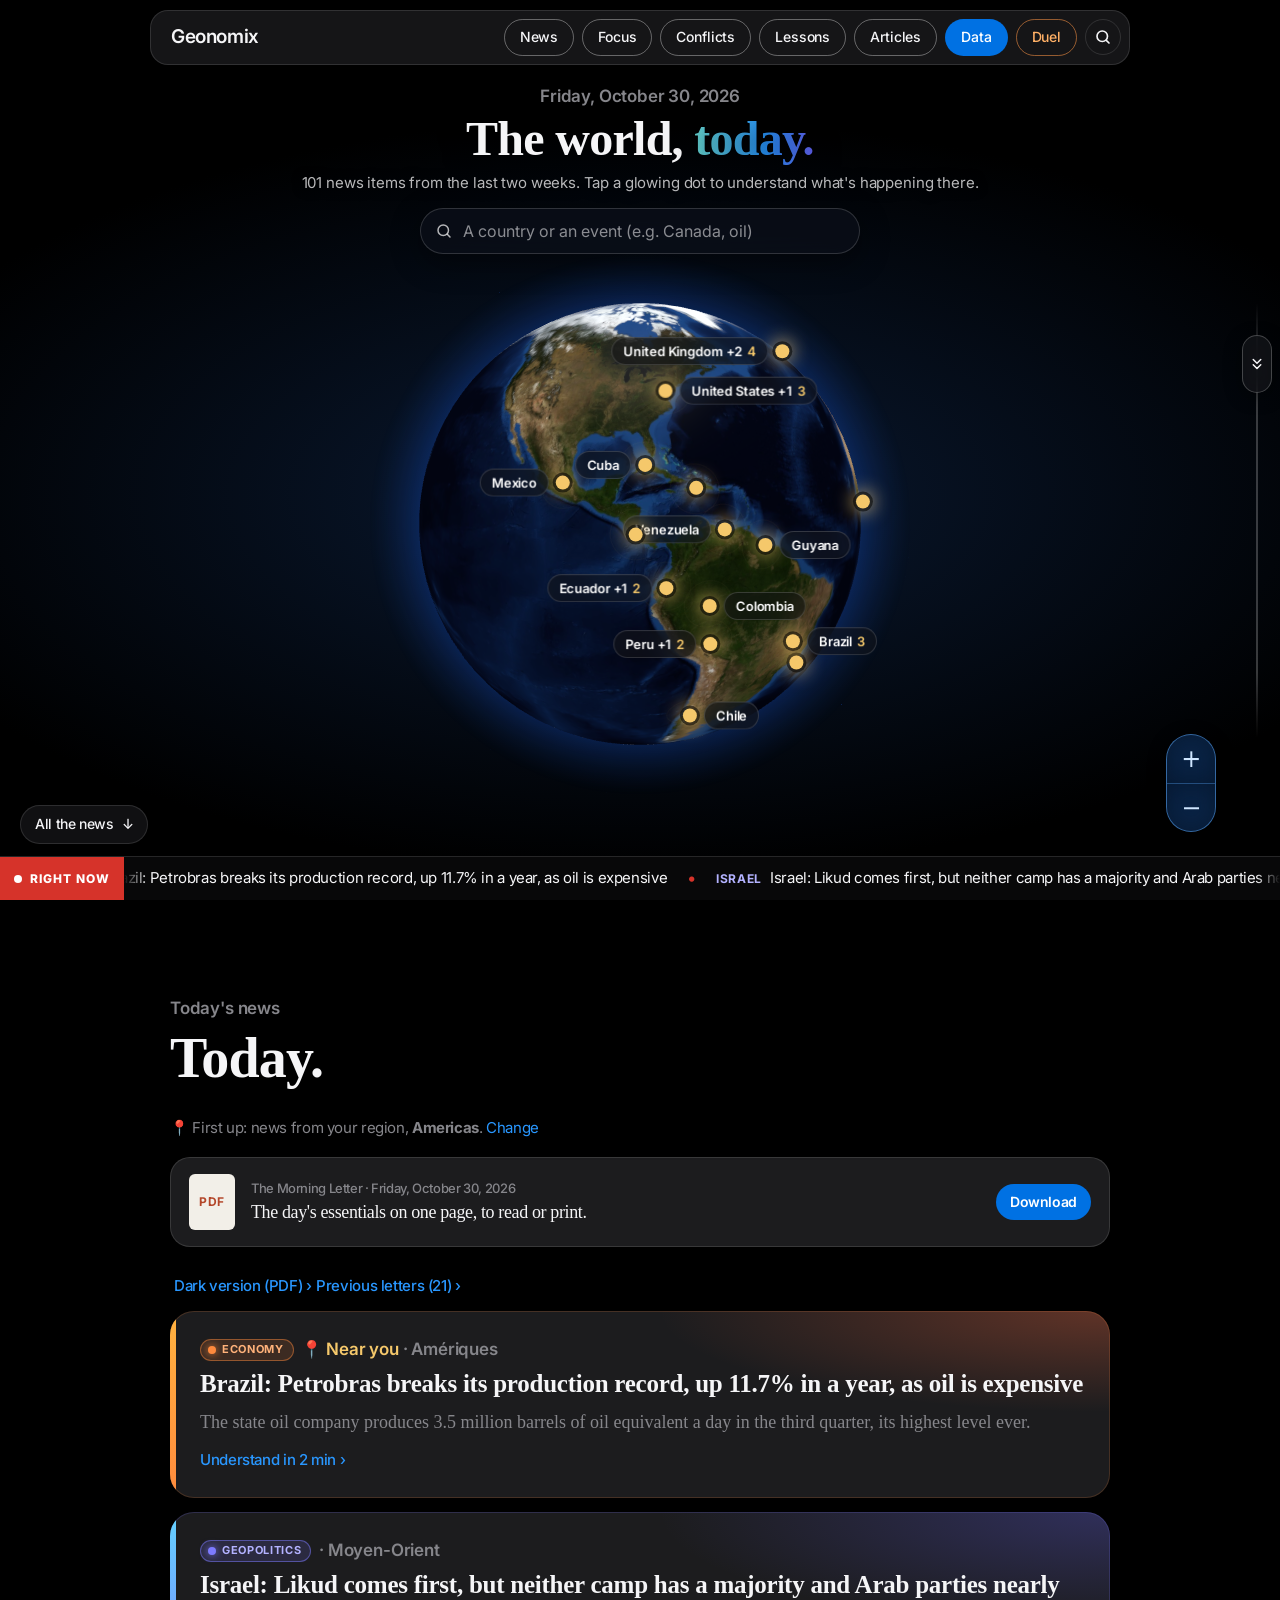
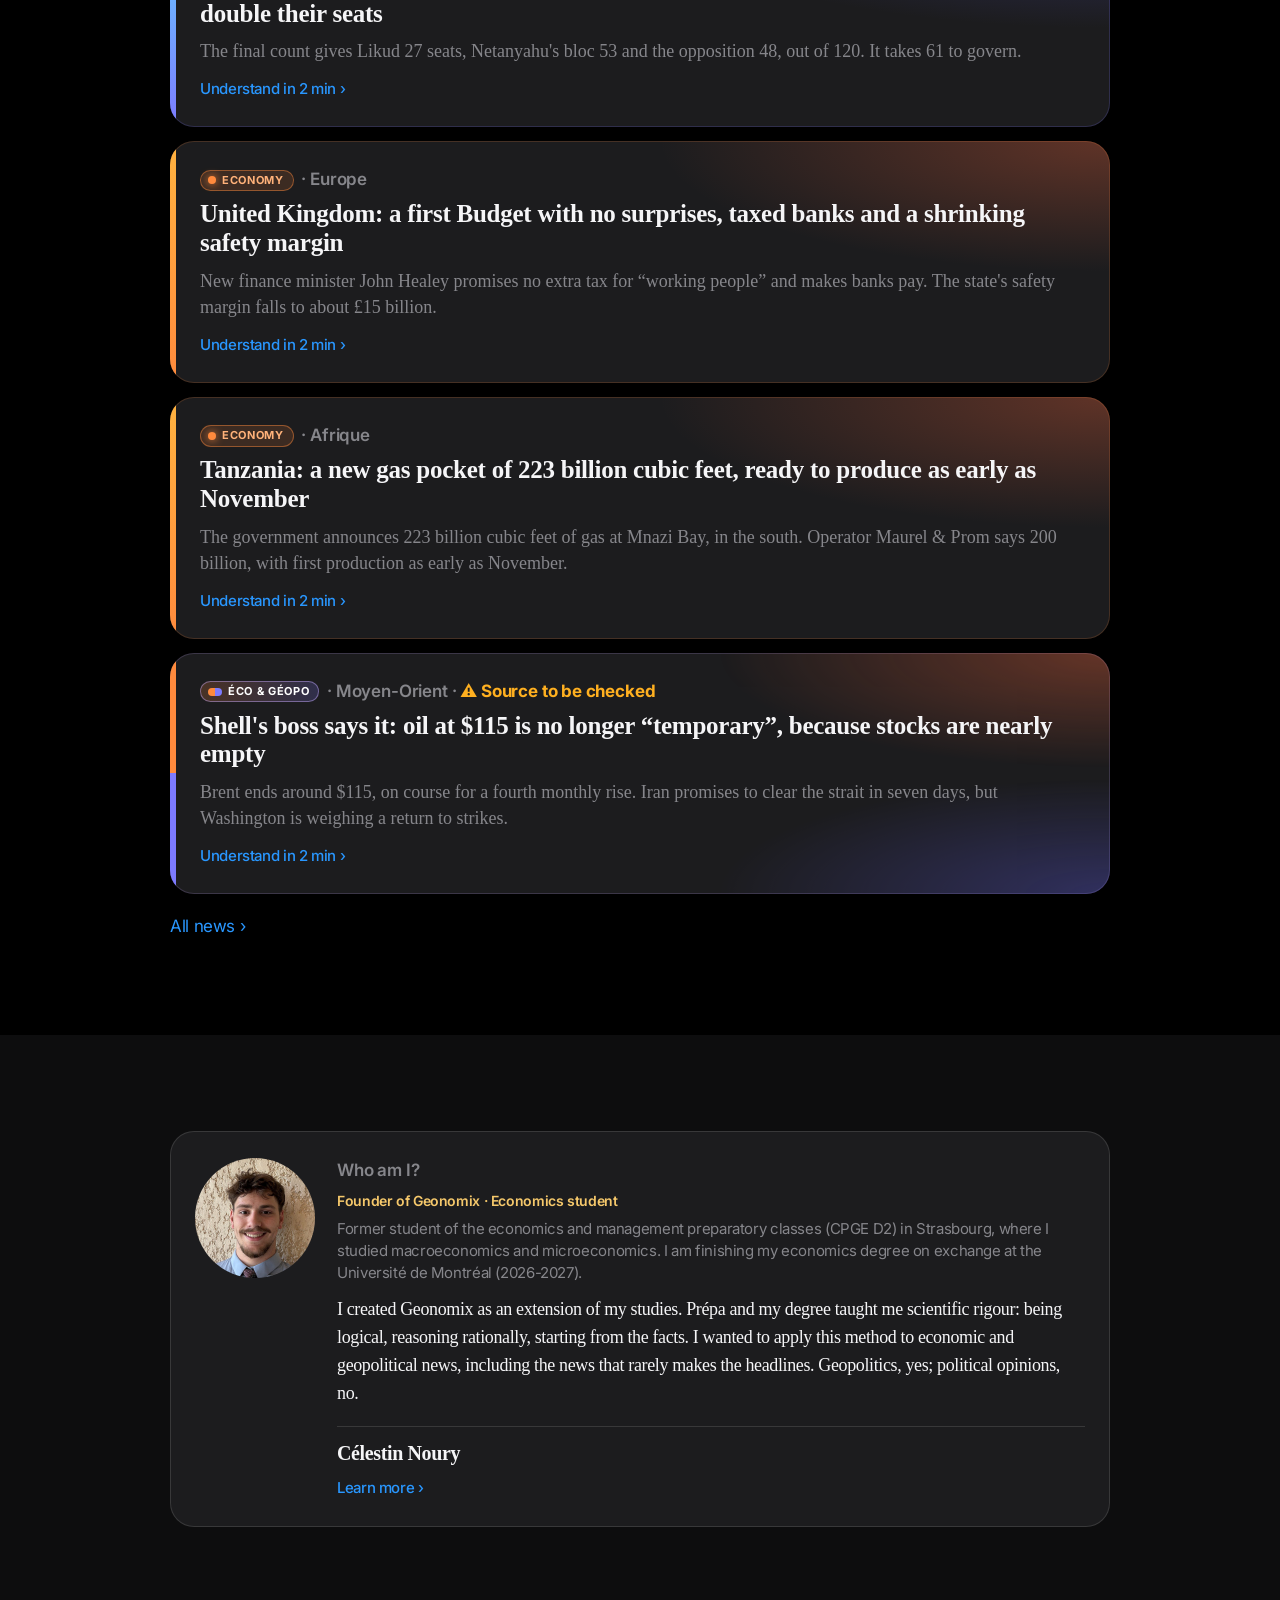
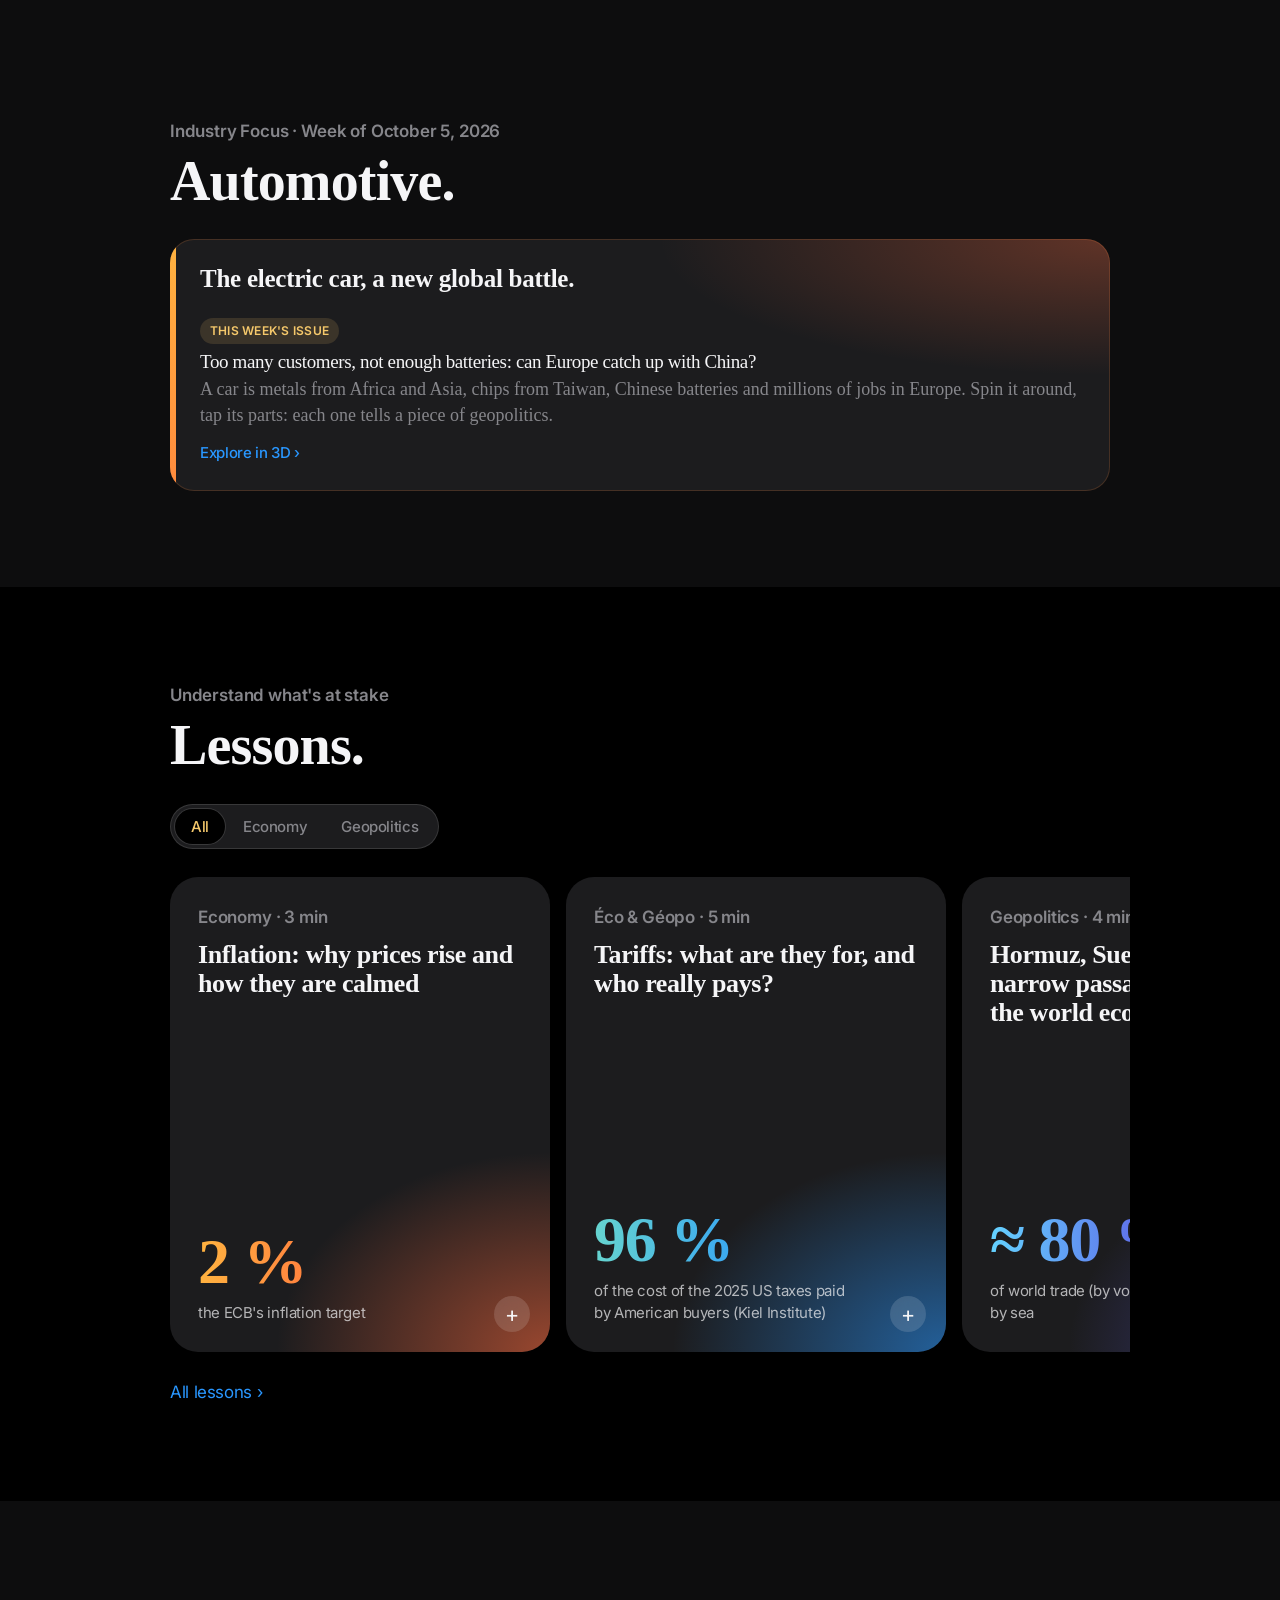
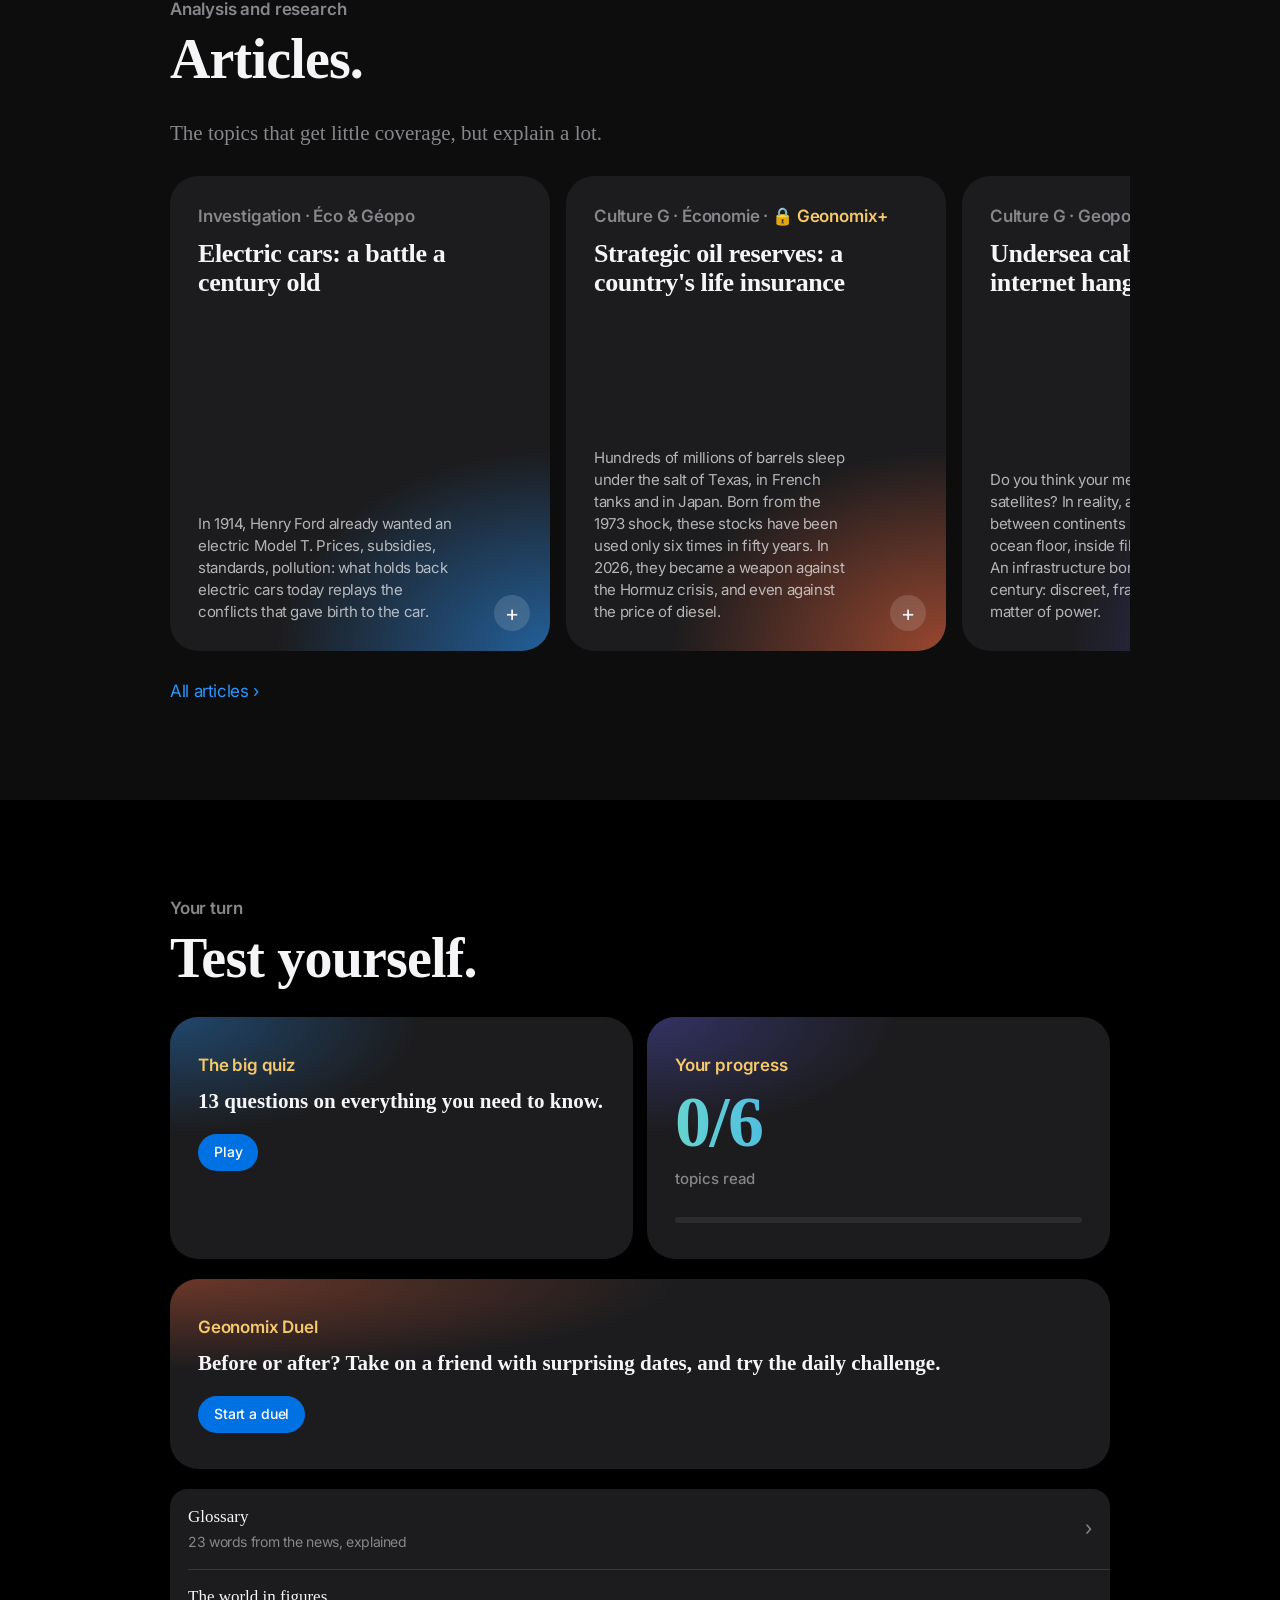
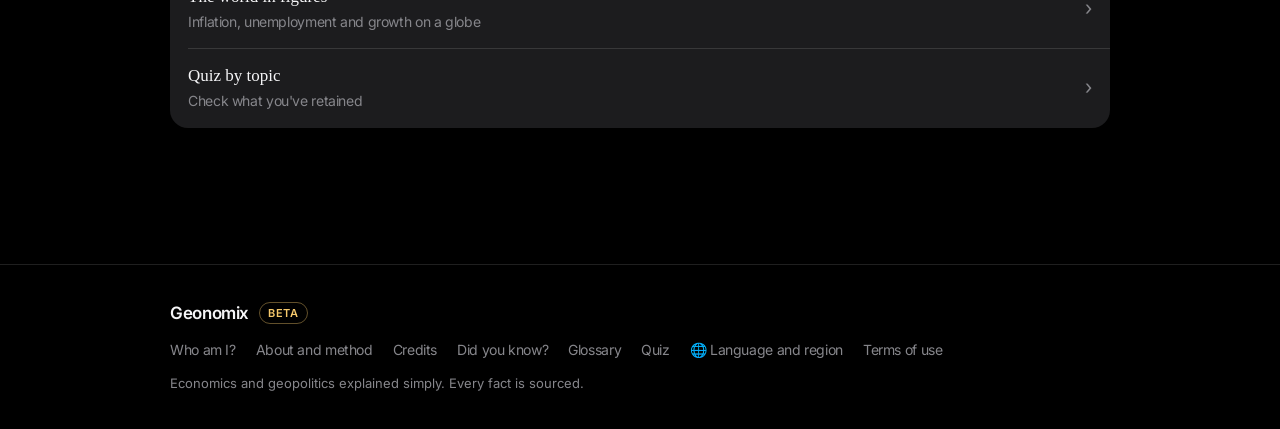
<file: index.html>
<!doctype html>
<html lang="fr">
<head>
  <meta charset="utf-8">
  <meta name="viewport" content="width=device-width, initial-scale=1, viewport-fit=cover">
  <title>Geonomix</title>
  <meta name="description" content="L'actualité économique et géopolitique expliquée simplement, pour tout le monde.">
  <meta name="theme-color" content="#000000">
  <meta name="apple-mobile-web-app-capable" content="yes">
  <meta name="apple-mobile-web-app-status-bar-style" content="black-translucent">
  <link rel="manifest" href="manifest.webmanifest">
  <link rel="icon" href="assets/icon.svg" type="image/svg+xml">
  <link rel="apple-touch-icon" href="assets/icon-180.png">
  <!-- Aperçu quand le lien est partagé (réseaux sociaux, messageries) -->
  <meta property="og:type" content="website">
  <meta property="og:title" content="Geonomix">
  <meta property="og:description" content="L'actualité économique et géopolitique expliquée simplement, sur un globe 3D.">
  <meta property="og:image" content="assets/og-image.jpg">
  <meta name="twitter:card" content="summary_large_image">
  <!-- Textes en Times New Roman (Tinos, son équivalent, sur les appareils qui ne l'ont pas).
       Boutons et petites étiquettes : police système (SF Pro sur Apple), Inter ailleurs. -->
  <link rel="preconnect" href="https://fonts.googleapis.com">
  <link rel="preconnect" href="https://fonts.gstatic.com" crossorigin>
  <link rel="stylesheet" href="https://fonts.googleapis.com/css2?family=Inter:opsz,wght@14..32,400;14..32,500;14..32,600;14..32,700&family=Tinos:ital,wght@0,400;0,700;1,400&display=swap">
  <link rel="stylesheet" href="styles.css">
</head>
<body>
  <header class="navbar">
    <div class="navbar-inner">
      <a href="#/" class="brand" aria-label="Geonomix, accueil"><img class="brand-mark" src="assets/icon.svg" alt="" width="26" height="26"><span class="brand-name">Geonomix</span></a>
      <nav class="nav-actions" aria-label="Navigation principale">
        <a href="#/actu" class="pill-btn outline" data-tab="actu">Actu</a>
        <a href="#/focus" class="pill-btn outline" data-tab="focus">Focus</a>
        <a href="#/conflits" class="pill-btn outline" data-tab="conflits">Conflits</a>
        <a href="#/cours" class="pill-btn outline" data-tab="cours">Cours</a>
        <a href="#/articles" class="pill-btn outline" data-tab="articles">Articles</a>
        <a href="#/chiffres" class="pill-btn blue" data-tab="chiffres">Chiffres</a>
        <a href="duel.html" class="pill-btn outline nav-duel">Duel</a>
      </nav>
      <a href="duel.html" class="pill-btn outline nav-duel nav-duel-m">⚔ Duel</a>
      <a href="#/recherche" class="nav-search" aria-label="Rechercher"><svg viewBox="0 0 24 24" aria-hidden="true"><circle cx="11" cy="11" r="7"/><path d="m20 20-3.6-3.6"/></svg></a>
    </div>
  </header>

  <main id="app" tabindex="-1"></main>

  <footer class="site-footer">
    <div class="wrap footer-inner">
      <p class="footer-brand">Geonomix <span class="beta">Bêta</span></p>
      <nav class="footer-links" aria-label="Liens de bas de page">
        <a href="#/apropos">Qui suis-je ?</a>
        <a href="#/apropos">À propos et méthode</a>
        <a href="#/apropos">Crédits</a>
        <a href="#/anecdotes">Le saviez-vous ?</a>
        <a href="#/lexique">Lexique</a>
        <a href="#/quiz">Quiz</a>
        <a href="#/reglages">🌐 Langue et région</a>
        <a href="#/cgu">Conditions d'utilisation</a>
      </nav>
      <p class="footer-note">L'économie et la géopolitique expliquées simplement. Chaque fait est sourcé.</p>
    </div>
  </footer>

  <script src="i18n.js"></script>
  <script src="data/content.js"></script>
  <script src="data/news.js"></script>
  <script src="data/culture.js"></script>
  <script src="data/etudes.js"></script>
  <script src="data/plus.js"></script>
  <script src="data/focus.js"></script>
  <script src="data/world.js"></script>
  <script src="data/countries.js"></script>
  <script src="data/indicators.js"></script>
  <script src="data/conflits.js"></script>
  <script src="data/couches.js"></script>
  <script src="data/lettres.js"></script>
  <script src="data/auteur.js"></script>
  <script src="data/cgu.js"></script>
  <script src="data/anecdotes.js"></script>
  <script src="data/iso2.js"></script>
  <script src="viz.js"></script>
  <script src="globe.js"></script>
  <script src="bienvenue.js"></script>
  <script src="illus.js"></script>
  <script src="app.js"></script>
</body>
</html>
</file>
<file: styles.css>
/* Style inspiré des pages produit d'Apple : fond noir, très grande typo,
   surfaces en verre dépoli, pastilles arrondies, apparition au défilement. */
:root {
  --bg: #000;
  --bg-2: #0d0d0e;
  --surface: #1c1c1e;
  --surface-2: #2c2c2e;
  --glass: rgba(30, 30, 32, .72);
  --hairline: rgba(255, 255, 255, .12);
  --text: #f5f5f7;
  --muted: #86868b;
  --blue: #0071e3;
  --blue-text: #2997ff;
  --gold: #f5c86b;
  --green: #30d158;
  --red: #ff453a;
  --mint: #3ddc97;
  --grad-eco: linear-gradient(90deg, #ffb340 0%, #ff6a3d 50%, #ff2d78 100%);
  --grad-geo: linear-gradient(90deg, #64d2ff 0%, #5e5ce6 55%, #bf5af2 100%);
  --grad-mix: linear-gradient(90deg, #66d4cf 0%, #2997ff 60%, #5e5ce6 100%);
  --font: -apple-system, BlinkMacSystemFont, "SF Pro Display", "SF Pro Text", "Inter", "Helvetica Neue", Arial, sans-serif;
  --ease: cubic-bezier(.25, .1, .25, 1);
  color-scheme: dark;
}

* { box-sizing: border-box; -webkit-tap-highlight-color: transparent; }
html, body { margin: 0; }

body {
  background: var(--bg);
  color: var(--text);
  font-family: var(--font);
  font-size: 17px;
  line-height: 1.47;
  letter-spacing: -.022em;
  -webkit-font-smoothing: antialiased;
  padding-bottom: env(safe-area-inset-bottom);
}

a { color: var(--blue-text); text-decoration: none; }
h1, h2, h3 { margin: 0; font-weight: 700; letter-spacing: -.03em; }
p { margin: 0; }
button { font-family: inherit; letter-spacing: inherit; }

main { outline: none; padding-top: 72px; }
.wrap { max-width: 980px; margin: 0 auto; padding: 0 20px; }
.section { padding: 64px 0; }
.section.alt { background: var(--bg-2); }

/* ---------- Barre flottante ---------- */
.navbar {
  position: fixed; top: 0; left: 0; right: 0; z-index: 50;
  padding: calc(10px + env(safe-area-inset-top)) 12px 0;
  pointer-events: none;
}
.navbar-inner {
  pointer-events: auto;
  max-width: 980px; margin: 0 auto;
  display: flex; align-items: center; justify-content: space-between;
  padding: 8px 8px 8px 20px;
  background: var(--glass);
  -webkit-backdrop-filter: saturate(180%) blur(20px);
  backdrop-filter: saturate(180%) blur(20px);
  border: 1px solid var(--hairline);
  border-radius: 18px;
}
.brand { color: var(--text); font-weight: 600; font-size: 19px; letter-spacing: -.02em; }
.nav-actions { display: flex; gap: 8px; }

.pill-btn {
  display: inline-flex; align-items: center; justify-content: center; gap: 6px;
  padding: 7px 15px; border-radius: 999px;
  font-size: 14px; font-weight: 500; letter-spacing: -.01em;
  border: 1px solid transparent; cursor: pointer; white-space: nowrap;
  transition: background .2s var(--ease), border-color .2s var(--ease), transform .15s var(--ease);
}
.pill-btn:active { transform: scale(.97); }
.pill-btn.blue { background: var(--blue); color: #fff; }
.pill-btn.outline { background: transparent; color: var(--text); border-color: rgba(255,255,255,.35); }
.pill-btn.outline.active, .pill-btn.outline:hover { border-color: var(--text); }
.pill-btn.lg { padding: 12px 22px; font-size: 17px; }

/* ---------- Typo façon Apple ---------- */
.eyebrow { color: var(--muted); font-size: 17px; font-weight: 600; letter-spacing: -.01em; margin-bottom: 8px; }
.headline { font-size: clamp(44px, 9vw, 80px); line-height: 1.05; letter-spacing: -.035em; }
.title { font-size: clamp(32px, 6vw, 56px); line-height: 1.07; margin-bottom: 28px; }
.lead { font-size: clamp(19px, 2.6vw, 24px); line-height: 1.35; color: var(--muted); font-weight: 500; margin-top: 18px; max-width: 760px; }
.copy { font-size: 19px; line-height: 1.5; color: var(--muted); font-weight: 500; max-width: 720px; }
.copy + .copy { margin-top: 18px; }
.copy strong { color: var(--text); font-weight: 600; }

.grad { -webkit-background-clip: text; background-clip: text; color: transparent; }
.grad.eco { background-image: var(--grad-eco); }
.grad.geo { background-image: var(--grad-geo); }
.grad.mix { background-image: var(--grad-mix); }

.hero { padding-top: 72px; padding-bottom: 40px; }
.hero-actions { display: flex; flex-wrap: wrap; gap: 12px; margin-top: 32px; }

/* ---------- Apparition au défilement ---------- */
/* Le contenu reste toujours lisible : seule une légère montée accompagne l'apparition. */
.reveal { transform: translateY(14px); transition: transform .9s var(--ease); }
.reveal.in { transform: none; }
@media (prefers-reduced-motion: reduce) {
  .reveal { opacity: 1; transform: none; transition: none; }
}

/* ---------- Sélecteur segmenté ---------- */
.segmented {
  display: inline-flex; gap: 2px; padding: 4px;
  background: var(--surface); border-radius: 999px;
  border: 1px solid var(--hairline);
  max-width: 100%; overflow-x: auto; scrollbar-width: none;
}
.segmented::-webkit-scrollbar { display: none; }
.segmented button {
  border: 0; background: transparent; color: var(--muted);
  font-size: 15px; font-weight: 500; padding: 8px 16px; border-radius: 999px; cursor: pointer; white-space: nowrap;
  transition: background .25s var(--ease), color .25s var(--ease);
}
.segmented button[aria-pressed="true"] { background: #000; color: var(--gold); box-shadow: 0 0 0 1px var(--hairline); }
.center { text-align: center; }

/* ---------- Carrousel de cartes ---------- */
.carousel {
  display: grid; grid-auto-flow: column; grid-auto-columns: min(82%, 380px); gap: 16px;
  overflow-x: auto; scroll-snap-type: x mandatory; scroll-padding: 0 20px;
  padding: 28px 20px 8px; margin: 0 -20px;
  scrollbar-width: none;
}
.carousel::-webkit-scrollbar { display: none; }
.tile {
  position: relative; scroll-snap-align: start;
  display: flex; flex-direction: column; justify-content: space-between;
  aspect-ratio: 4 / 5; padding: 28px; border-radius: 28px; overflow: hidden;
  background: var(--surface); color: var(--text);
  transition: transform .4s var(--ease);
}
.tile:active { transform: scale(.98); }
.tile::before {
  content: ""; position: absolute; inset: 0; z-index: 0; opacity: .55;
  background: radial-gradient(120% 70% at 100% 100%, var(--tile-glow, #2997ff) 0%, transparent 60%);
}
.eco { --tile-glow: #ff6a3d; }
.geo { --tile-glow: #5e5ce6; }
.mix { --tile-glow: #2997ff; }
.tile > * { position: relative; z-index: 1; }
.tile .eyebrow { margin-bottom: 10px; }
.tile h3 { font-size: 26px; line-height: 1.12; letter-spacing: -.025em; }
.tile .stat { font-size: 64px; font-weight: 700; letter-spacing: -.04em; line-height: 1; }
.tile .stat-label { color: rgba(245,245,247,.7); font-size: 15px; margin-top: 8px; max-width: 80%; }
.tile .done { color: var(--green); }
.plus {
  position: absolute; right: 20px; bottom: 20px; z-index: 2;
  width: 36px; height: 36px; border-radius: 50%;
  display: grid; place-items: center;
  background: rgba(255,255,255,.14); color: var(--text); font-size: 22px; font-weight: 400;
  -webkit-backdrop-filter: blur(10px); backdrop-filter: blur(10px);
}

/* ---------- Grande statistique ---------- */
.bigstat { font-size: clamp(72px, 16vw, 140px); font-weight: 700; letter-spacing: -.05em; line-height: 1; }
.bigstat-label { color: var(--muted); font-size: 21px; font-weight: 600; margin-top: 10px; }
.bar { height: 6px; background: var(--surface-2); border-radius: 999px; overflow: hidden; margin-top: 28px; max-width: 420px; }
.bar > div { height: 100%; background: var(--grad-mix); border-radius: 999px; transition: width .8s var(--ease); }

/* ---------- Liste groupée (style Réglages) ---------- */
.group { background: var(--surface); border-radius: 18px; overflow: hidden; }
.row {
  display: flex; align-items: center; gap: 14px;
  padding: 16px 18px; color: var(--text); position: relative;
}
.row + .row::before { content: ""; position: absolute; top: 0; left: 18px; right: 0; height: 1px; background: var(--hairline); }
.row .dot { width: 10px; height: 10px; border-radius: 50%; flex-shrink: 0; }
.dot.eco { background: var(--grad-eco); }
.dot.geo { background: var(--grad-geo); }
.dot.mix { background: var(--grad-mix); }
.row .row-main { flex: 1; min-width: 0; }
.row .row-title { font-size: 17px; font-weight: 500; }
.row .row-sub { font-size: 14px; color: var(--muted); margin-top: 2px; }
.row .chev { color: var(--muted); font-size: 20px; }
.row .check { color: var(--green); font-size: 14px; font-weight: 600; }

/* ---------- Dossier ---------- */
.back { display: inline-flex; align-items: center; gap: 4px; font-size: 17px; margin-bottom: 28px; }

.feature-pills { display: flex; flex-direction: column; align-items: flex-start; gap: 12px; }
.fpill {
  display: inline-flex; align-items: center; gap: 12px; text-align: left;
  border: 0; cursor: pointer; color: var(--text);
  background: var(--surface); border-radius: 999px; padding: 14px 22px 14px 14px;
  font-size: 17px; font-weight: 600;
  transition: background .3s var(--ease), border-radius .3s var(--ease);
}
.fpill .ico {
  width: 24px; height: 24px; border-radius: 50%; flex-shrink: 0;
  border: 1.5px solid var(--text); display: grid; place-items: center;
  font-size: 16px; font-weight: 400; line-height: 1;
  transition: transform .3s var(--ease);
}
.fpill .fpill-body { display: none; }
.fpill[aria-expanded="true"] { border-radius: 24px; background: var(--surface-2); align-items: flex-start; }
.fpill[aria-expanded="true"] .ico { transform: rotate(45deg); }
.fpill[aria-expanded="true"] .fpill-body { display: block; font-weight: 500; }
.fpill[aria-expanded="true"] .fpill-label { display: none; }

.panel {
  background: var(--surface); border-radius: 28px; padding: 36px 28px; position: relative; overflow: hidden;
}
.panel::before {
  content: ""; position: absolute; inset: 0; opacity: .35; pointer-events: none;
  background: radial-gradient(90% 80% at 0% 0%, var(--tile-glow, #2997ff) 0%, transparent 60%);
}
.panel > * { position: relative; }
.panel .eyebrow { color: var(--gold); }
.panel p { font-size: 21px; line-height: 1.45; font-weight: 600; }

.figure-display { margin-top: 36px; min-height: 200px; }
.figure-display .bigstat { font-size: clamp(64px, 14vw, 120px); }
.figure-display p { color: var(--muted); font-size: 19px; font-weight: 500; margin: 10px auto 0; max-width: 520px; }
.fade { animation: fadeUp .5s var(--ease); }
@keyframes fadeUp { from { opacity: 0; transform: translateY(10px); } to { opacity: 1; transform: none; } }

.pills { display: flex; flex-wrap: wrap; gap: 10px; }
.tagpill {
  padding: 10px 18px; border-radius: 999px; background: var(--surface); color: var(--text);
  font-size: 15px; font-weight: 500; border: 1px solid transparent;
}
.tagpill:hover { border-color: var(--hairline); }

.sources { color: var(--muted); font-size: 12px; line-height: 1.5; margin-top: 40px; letter-spacing: 0; }

/* ---------- Lexique ---------- */
.search {
  width: 100%; font: inherit; font-size: 17px; letter-spacing: -.02em;
  padding: 14px 20px; border-radius: 14px; border: 1px solid transparent;
  background: var(--surface); color: var(--text); outline: none; margin-bottom: 24px;
}
.search:focus { border-color: var(--blue); }
.term { display: block; padding: 20px 18px; scroll-margin-top: 90px; }
.term h3 { font-size: 19px; letter-spacing: -.02em; margin-bottom: 6px; }
.term p { color: var(--muted); font-size: 16px; }
.term .example { margin-top: 8px; color: rgba(245,245,247,.75); font-size: 15px; }
.term.highlight { background: var(--surface-2); }
.empty { color: var(--muted); text-align: center; padding: 40px 0; }

/* ---------- Quiz ---------- */
.q-count { color: var(--muted); font-size: 15px; font-weight: 600; }
.q-title { font-size: clamp(28px, 5vw, 40px); line-height: 1.1; margin: 10px 0 32px; }
.options { display: flex; flex-direction: column; gap: 10px; }
.option {
  text-align: left; font-size: 17px; font-weight: 500; color: var(--text);
  padding: 18px 20px; border-radius: 16px; border: 1px solid transparent; background: var(--surface); cursor: pointer;
  transition: background .25s var(--ease), border-color .25s var(--ease);
}
.option:hover:not(:disabled) { background: var(--surface-2); }
.option:disabled { cursor: default; }
.option.correct { border-color: var(--green); background: rgba(48,209,88,.12); }
.option.wrong { border-color: var(--red); background: rgba(255,69,58,.12); }
.explain { margin-top: 24px; font-size: 17px; color: var(--muted); font-weight: 500; }
.explain strong { color: var(--text); }
.actions { display: flex; flex-wrap: wrap; gap: 12px; margin-top: 32px; }
.score { padding: 40px 0; }

@media (min-width: 740px) {
  .section { padding: 96px 0; }
  .feature-pills { max-width: 560px; }
}

/* Phrases clés : elles s'allument au passage, comme sur les pages Apple. */
.statement {
  font-size: clamp(26px, 4.4vw, 40px); line-height: 1.2; font-weight: 700; letter-spacing: -.03em;
  color: #3a3a3c; max-width: 860px; margin-top: 28px;
  transition: opacity .9s var(--ease), transform .9s var(--ease), color 1.2s var(--ease) .2s;
}
.statement.in { color: var(--text); }

/* ---------- Typographie : Times New Roman pour les titres et les textes ---------- */
:root { --serif: "Times New Roman", Times, "Tinos", "Liberation Serif", serif; }
h1, h2, h3, .headline, .title, .lead, .copy, .statement, .panel p, .bigstat, .tile h3, .tile .stat,
.row-title, .term h3, .term p, .q-title, .option, .explain, .fpill-body, .figure-display p, .summary {
  font-family: var(--serif);
}
.headline, .title, .tile h3, .q-title, .term h3 { letter-spacing: -.015em; }
.statement, .bigstat, .tile .stat { letter-spacing: -.02em; }
.lead, .copy, .panel p, .term p, .option, .explain, .fpill-body, .figure-display p, .summary { letter-spacing: 0; }
.copy, .lead { font-weight: 400; font-size: 21px; line-height: 1.45; }
.copy strong { font-weight: 700; }
.row-title { font-size: 19px; letter-spacing: 0; }

/* ---------- Actu & Culture G ---------- */
.day + .day { margin-top: 56px; }
.news-card {
  display: block; position: relative; overflow: hidden;
  background: var(--surface); border-radius: 24px; padding: 26px 24px; color: var(--text);
  transition: transform .3s var(--ease);
}
.news-card + .news-card { margin-top: 14px; }
.news-card:active { transform: scale(.985); }
.news-card::before {
  content: ""; position: absolute; inset: 0; opacity: .3; pointer-events: none;
  background: radial-gradient(80% 90% at 100% 0%, var(--tile-glow, #2997ff) 0%, transparent 60%);
}
.news-card > * { position: relative; }
.news-card h3 { font-size: 25px; line-height: 1.15; margin-bottom: 10px; letter-spacing: -.01em; }
.summary { color: var(--muted); font-size: 18px; line-height: 1.45; }
.news-card .more { display: inline-block; margin-top: 14px; color: var(--blue-text); font-size: 15px; font-weight: 500; }
.badge {
  display: inline-block; font-size: 12px; font-weight: 600; letter-spacing: .02em; text-transform: uppercase;
  padding: 4px 10px; border-radius: 999px; background: rgba(245,200,107,.14); color: var(--gold); margin-bottom: 12px;
}
.links { display: flex; flex-direction: column; gap: 8px; }
.links a { font-size: 15px; }
.links a::after { content: " ↗"; }
.panel p.eyebrow { font-family: var(--font); font-size: 17px; letter-spacing: -.01em; }

/* ---------- Sources ---------- */
.cite {
  font-family: var(--font); font-size: .62em; font-weight: 500; letter-spacing: 0;
  color: var(--muted); white-space: nowrap; vertical-align: .12em;
}
.cite:hover { color: var(--blue-text); }
.statement .cite { font-size: .42em; }
.source-list { margin: 0; padding-left: 1.4em; color: var(--muted); font-size: 14px; line-height: 1.5; letter-spacing: 0; }
.source-list li + li { margin-top: 8px; }
.source-list a { color: var(--blue-text); }
.fig-src { font-family: var(--font) !important; font-size: 13px !important; margin-top: 12px !important; }
.fig-src a { color: var(--muted); text-decoration: underline; text-underline-offset: 2px; }

/* ---------- Photo d'en-tête ---------- */
.hero-img { margin: 32px 0 0; }
.hero-img img { width: 100%; aspect-ratio: 16 / 10; object-fit: cover; border-radius: 28px; display: block; background: var(--surface); }
.hero-img figcaption { color: var(--muted); font-size: 12px; margin-top: 8px; }

/* ---------- Visuels interactifs ---------- */
.viz { margin: 0; }
.viz + .viz { margin-top: 40px; }
.viz-cap { color: var(--muted); font-size: 12px; line-height: 1.5; margin-top: 12px; letter-spacing: 0; }
.viz-title { font-family: var(--serif); font-size: 22px; font-weight: 700; }
.viz-sub { color: var(--muted); font-size: 14px; margin: 4px 0 16px; letter-spacing: 0; }

.map-stage {
  position: relative; width: 100%; border-radius: 28px; overflow: hidden;
  background: radial-gradient(120% 90% at 50% 0%, #0f1c2e 0%, #05080d 70%);
  border: 1px solid var(--hairline);
}
.map-svg { display: block; width: 100%; height: 100%; touch-action: manipulation; }
.map-svg .land { fill: #2a2d33; stroke: #42464e; stroke-width: .6; vector-effect: non-scaling-stroke; stroke-linejoin: round; }
.map-svg .land.hi { fill: #3d3424; stroke: #6b5a39; }
.pin { cursor: pointer; outline: none; }
.pin-dot { fill: var(--pin, var(--gold)); stroke: #05080d; }
.pin-halo { fill: var(--pin, var(--gold)); opacity: .18; transform-box: fill-box; transform-origin: center; animation: pulse 2.4s ease-out infinite; }
.pin.active .pin-halo { opacity: .35; }
.pin-label { fill: var(--text); font-family: var(--font); font-weight: 600; paint-order: stroke; stroke: #05080d; stroke-width: 3px; stroke-linejoin: round; pointer-events: none; }
.pin:focus-visible .pin-dot { stroke: var(--blue-text); }
@keyframes pulse { 0% { transform: scale(.6); opacity: .4; } 100% { transform: scale(1.6); opacity: 0; } }
@media (prefers-reduced-motion: reduce) { .pin-halo { animation: none; } }
.map-controls { margin-top: 16px; display: flex; justify-content: center; }
.map-info { min-height: 72px; margin-top: 18px; color: var(--muted); font-family: var(--serif); font-size: 19px; line-height: 1.45; }
.map-info h4 { margin: 0 0 4px; color: var(--text); font-size: 21px; }

.chart-viz { background: var(--surface); border-radius: 28px; padding: 24px 20px 20px; }
.chart-stage { position: relative; }
.chart-svg { display: block; width: 100%; height: auto; overflow: visible; }
.chart-svg .grid { stroke: rgba(255,255,255,.08); stroke-width: 1; }
.chart-svg .axis { fill: var(--muted); font-family: var(--font); font-size: 11px; font-variant-numeric: tabular-nums; letter-spacing: 0; }
.chart-svg .val { fill: var(--text); font-family: var(--font); font-size: 12px; font-weight: 600; letter-spacing: 0; }
.chart-svg .mark { fill: #2997ff; transition: opacity .2s var(--ease); }
.chart-svg circle.mark { stroke: var(--surface); stroke-width: 2; }
.chart-svg .mark.dim { opacity: .35; }
.chart-svg .line { fill: none; stroke: #2997ff; stroke-width: 2; stroke-linejoin: round; stroke-linecap: round; }
.chart-svg .area { fill: #2997ff; opacity: .1; }
.chart-svg .hit { fill: transparent; cursor: pointer; }
.tip {
  position: absolute; transform: translateX(-50%); pointer-events: none;
  background: rgba(44,44,46,.92); -webkit-backdrop-filter: blur(10px); backdrop-filter: blur(10px);
  border: 1px solid var(--hairline); border-radius: 12px; padding: 6px 12px; text-align: center; white-space: nowrap;
}
.tip span { display: block; color: var(--muted); font-size: 12px; }
.tip strong { font-size: 16px; }
.viz-table { margin-top: 14px; font-size: 14px; color: var(--muted); }
.viz-table summary { cursor: pointer; color: var(--blue-text); }
.viz-table table { width: 100%; border-collapse: collapse; margin-top: 10px; font-variant-numeric: tabular-nums; }
.viz-table th, .viz-table td { text-align: left; padding: 6px 0; border-bottom: 1px solid var(--hairline); }
.viz-table td:last-child, .viz-table th:last-child { text-align: right; }
.pin-layer { position: absolute; inset: 0; width: 100%; height: 100%; overflow: visible; pointer-events: none; }
.pin-layer .pin { pointer-events: auto; }
.pin-label { font-size: 12px; letter-spacing: 0; }

/* ---------- Accueil : globe 3D ---------- */
@media (max-width: 560px) { .globe { top: calc(220px + env(safe-area-inset-top)); } .globe-hint { font-size: 14px; } }
.globe-hero {
  position: relative; height: 100vh; height: 100svh; min-height: 560px;
  margin-top: -72px; overflow: hidden;
  background: radial-gradient(90% 60% at 50% 55%, #0a1a33 0%, #000 70%);
}
.globe { position: absolute; left: 0; right: 0; top: calc(200px + env(safe-area-inset-top)); bottom: 0; cursor: grab; z-index: 0; }
.globe-overlay { transition: opacity .4s var(--ease); }
.globe-hero.sheet-open .globe-overlay > :not(.globe-search) { opacity: 0; }
.globe-overlay > * { transition: opacity .4s var(--ease); }
.globe:active { cursor: grabbing; }
.globe canvas { display: block; }
.globe-overlay {
  position: absolute; left: 0; right: 0; top: calc(84px + env(safe-area-inset-top));
  max-width: 980px; margin: 0 auto; padding: 0 20px; pointer-events: none; text-align: center; z-index: 1;
}
.globe-overlay .eyebrow { margin-bottom: 4px; }
.globe-overlay .headline { font-size: clamp(30px, 5vw, 48px); line-height: 1.1; text-shadow: 0 2px 30px rgba(0,0,0,.6); }
.globe-hint { margin-top: 6px; color: rgba(245,245,247,.75); font-size: 15px; letter-spacing: -.01em; text-shadow: 0 1px 12px rgba(0,0,0,.8); }

/* Le bouton fait 0 × 0 px : globe.gl le centre exactement sur le lieu, le point et l'étiquette s'y accrochent. */
.globe-pin {
  position: relative; width: 0; height: 0; padding: 0; border: 0; background: none;
  cursor: pointer; font-family: var(--font); pointer-events: auto;
}
.globe-dot {
  position: absolute; left: -7px; top: -7px;
  width: 14px; height: 14px; border-radius: 50%;
  background: var(--gold); box-shadow: 0 0 0 3px rgba(0,0,0,.55), 0 0 18px 4px rgba(245,200,107,.7);
}
.globe-label {
  position: absolute; left: 14px; top: -14px;
  color: #fff; font-size: 13px; font-weight: 600; letter-spacing: -.01em; white-space: nowrap;
  background: rgba(20,20,22,.62); -webkit-backdrop-filter: blur(12px) saturate(160%); backdrop-filter: blur(12px) saturate(160%);
  border: 1px solid rgba(255,255,255,.16); border-radius: 999px; padding: 5px 11px;
  transition: background .2s var(--ease), transform .2s var(--ease);
}
.globe-label em { font-style: normal; color: var(--gold); margin-left: 2px; }
.globe-pin:hover .globe-label, .globe-pin:focus-visible .globe-label { background: rgba(0,113,227,.85); transform: scale(1.04); }

.globe-sheet {
  position: absolute; left: 12px; right: 12px; bottom: calc(76px + env(safe-area-inset-bottom)); z-index: 5;
  max-width: 560px; margin: 0 auto; max-height: 52%; overflow-y: auto;
  background: rgba(28,28,30,.78); -webkit-backdrop-filter: blur(24px) saturate(180%); backdrop-filter: blur(24px) saturate(180%);
  border: 1px solid var(--hairline); border-radius: 26px; padding: 18px 20px 8px;
  animation: sheetIn .45s var(--ease);
}
@keyframes sheetIn { from { opacity: 0; transform: translateY(24px); } to { opacity: 1; transform: none; } }
.sheet-head { display: flex; align-items: center; justify-content: space-between; }
.sheet-head .eyebrow { color: var(--gold); margin: 0; }
.sheet-close {
  width: 32px; height: 32px; border-radius: 50%; border: 0; cursor: pointer;
  background: rgba(255,255,255,.12); color: var(--text); font-size: 20px; line-height: 1;
}
.sheet-item { display: block; color: var(--text); padding: 12px 0 14px; }
.sheet-item + .sheet-item { border-top: 1px solid var(--hairline); }
.sheet-item h3 { font-size: 22px; line-height: 1.15; margin: 4px 0 6px; letter-spacing: -.01em; }
.sheet-item .summary { font-size: 16px; }
.sheet-item .more { display: inline-block; margin-top: 8px; color: var(--blue-text); font-size: 15px; font-weight: 500; }

.scroll-hint {
  position: absolute; left: 50%; bottom: calc(18px + env(safe-area-inset-bottom)); transform: translateX(-50%);
  display: inline-flex; align-items: center; gap: 8px; z-index: 4;
  color: var(--text); font-size: 15px; font-weight: 500;
  background: rgba(28,28,30,.6); -webkit-backdrop-filter: blur(16px); backdrop-filter: blur(16px);
  border: 1px solid var(--hairline); border-radius: 999px; padding: 10px 18px;
}
.scroll-hint .arrow { display: inline-block; animation: nudge 1.8s var(--ease) infinite; }
@keyframes nudge { 0%, 100% { transform: translateY(0); } 50% { transform: translateY(4px); } }
.globe-hero.sheet-open .scroll-hint { opacity: 0; pointer-events: none; }

/* Sans WebGL : liste des lieux à la place du globe */
.globe-fallback { display: none; }
.globe-hero.no-webgl .globe-fallback {
  display: flex; flex-direction: column; gap: 10px; position: absolute; left: 20px; right: 20px; bottom: 90px;
}

#feed { scroll-margin-top: 70px; }
.grid-2 { display: grid; gap: 14px; }
@media (min-width: 740px) { .grid-2 { grid-template-columns: 1fr 1fr; } }
.panel.play { display: block; color: var(--text); }
.panel.play .pill-btn { margin-top: 18px; }
.panel .bigstat { font-size: 72px; }
.panel .bigstat-label { font-family: var(--font); font-size: 15px; font-weight: 500; }
@media (prefers-reduced-motion: reduce) { .scroll-hint .arrow, .globe-sheet { animation: none; } }

/* ---------- Fiche du globe : lieux regroupés ---------- */
.sheet-place { color: var(--gold); font-size: 13px; font-weight: 600; margin: 2px 0 0; letter-spacing: 0; }

/* ---------- Onglet Chiffres ---------- */
.ind-stage {
  position: relative; width: 100%; aspect-ratio: 1 / 1; max-height: 78vh; margin: 8px auto 0;
  border-radius: 32px; overflow: hidden;
  background: radial-gradient(70% 70% at 50% 50%, #0b1a33 0%, #000 75%);
}
.ind-stage { scroll-margin-top: 96px; scroll-margin-bottom: 12px; }
.ind-globe { position: absolute; inset: 0; cursor: grab; z-index: 0; }
.ind-card {
  position: absolute; left: 12px; right: 12px; bottom: 12px; max-width: 360px;
  background: rgba(28,28,30,.8); -webkit-backdrop-filter: blur(20px) saturate(180%); backdrop-filter: blur(20px) saturate(180%);
  border: 1px solid var(--hairline); border-radius: 22px; padding: 16px 18px; animation: sheetIn .4s var(--ease);
}
.ind-card .sheet-close { position: absolute; top: 12px; right: 12px; }
.ind-card .eyebrow { margin: 0; font-size: 14px; }
.ind-card h3 { font-size: 26px; margin: 2px 0 6px; }
.ind-card .bigstat { font-size: 56px; }
.ind-date { color: var(--muted); font-size: 14px; margin-top: 4px; letter-spacing: 0; }
.ind-stage.no-webgl { aspect-ratio: auto; min-height: 0; background: none; }
.globe-tip {
  font-family: var(--font); background: rgba(28,28,30,.9); border: 1px solid var(--hairline);
  border-radius: 12px; padding: 6px 10px; color: var(--text); letter-spacing: 0;
}
.globe-tip strong { display: block; font-size: 14px; }
.globe-tip span { color: var(--muted); font-size: 12px; }

.legend { display: flex; flex-wrap: wrap; gap: 8px 16px; margin-top: 18px; font-size: 13px; color: var(--muted); letter-spacing: 0; }
.legend-item { display: inline-flex; align-items: center; gap: 6px; }
.legend-item i { width: 14px; height: 14px; border-radius: 4px; display: inline-block; }
.legend-item i.none { background: rgba(52,57,68,.85); border: 1px solid var(--hairline); }

.rank { display: flex; flex-direction: column; gap: 2px; background: var(--surface); border-radius: 20px; padding: 8px; }
.rank-row {
  display: grid; grid-template-columns: minmax(96px, 30%) 1fr auto; align-items: center; gap: 12px;
  border: 0; background: none; color: var(--text); padding: 10px 10px; border-radius: 12px; cursor: pointer; text-align: left;
}
.rank-row:hover { background: var(--surface-2); }
.rank-name { font-family: var(--serif); font-size: 17px; }
.rank-bar { height: 10px; background: rgba(255,255,255,.05); border-radius: 999px; overflow: hidden; }
.rank-bar i { display: block; height: 100%; border-radius: 999px; }
.rank-val { font-size: 15px; font-weight: 600; text-align: right; font-variant-numeric: tabular-nums; min-width: 64px; }
.rank-val small { display: block; color: var(--muted); font-size: 11px; font-weight: 500; }
.ind-note { margin-top: 24px; font-size: 17px; }

@media (max-width: 420px) {
  .nav-actions { gap: 5px; }
  .navbar-inner { padding-left: 14px; }
  .nav-actions .pill-btn { padding: 6px 10px; font-size: 13px; }
}
.globe-pin.left .globe-label { left: auto; right: 14px; }
.chart-svg .mark.neg { fill: #e8613a; }
.chart-svg .zero { stroke: rgba(255,255,255,.35); stroke-width: 1; }
.focus .statement { color: var(--text); }
.focus-figs { display: grid; grid-template-columns: 1fr 1fr; gap: 16px; margin-top: 24px; }
.focus-figs .bigstat { font-size: clamp(36px, 9vw, 64px); }
.focus-figs .bigstat-label { font-size: 14px; margin-top: 6px; }
.focus-link { display: inline-block; margin-top: 10px; color: var(--blue-text); font-size: 15px; font-weight: 500; }

/* ---------- Filtres de la page Actu ---------- */
.filters { display: flex; flex-direction: column; gap: 14px; margin: 28px 0 40px; }
.chips-row { display: flex; gap: 8px; overflow-x: auto; scrollbar-width: none; padding-bottom: 2px; }
.chips-row::-webkit-scrollbar { display: none; }
.chip-btn {
  flex-shrink: 0; border: 1px solid var(--hairline); background: transparent; color: var(--muted);
  font-size: 14px; font-weight: 500; padding: 7px 14px; border-radius: 999px; cursor: pointer;
}
.chip-btn[aria-pressed="true"] { background: var(--text); color: #000; border-color: var(--text); }
.byline { color: var(--muted); font-size: 14px; margin-top: 10px; letter-spacing: 0; }
.article-list { margin-top: 40px; display: grid; gap: 32px; }
.pill-btn.blue.active { box-shadow: 0 0 0 2px rgba(255,255,255,.5); }
.globe-label { transition: opacity .25s var(--ease); }
.globe-label.muted-label { opacity: 0; pointer-events: none; }

/* ---------- Marque : logo seul sur petit écran pour laisser la place aux onglets ---------- */
.brand { display: inline-flex; align-items: center; gap: 8px; }
.brand-mark { display: none; border-radius: 7px; }
@media (max-width: 460px) {
  .brand-mark { display: block; }
  .brand-name { display: none; }
  .navbar-inner { padding-left: 10px; }
}

/* ---------- Focus industrie : voiture 3D ---------- */
.focus-hero { padding-top: 40px; background: radial-gradient(80% 60% at 50% 60%, #2a1712 0%, #000 72%); }
.focus-head { padding-top: 24px; }
.focus-head .title { margin-bottom: 0; }
.enjeux-pill {
  display: inline-flex; align-items: center; gap: 8px; margin-top: 16px; padding: 8px 14px; border-radius: 999px;
  font-size: 14px; font-weight: 600; color: #e9fbff; text-decoration: none;
  background: rgba(6,18,24,.6); border: 1px solid rgba(91,231,255,.4); box-shadow: 0 0 12px rgba(91,231,255,.12);
}
.enjeux-pill:hover { border-color: rgba(91,231,255,.8); }
.car-stage {
  position: relative; width: 100%; height: min(62vh, 560px); min-height: 320px; overflow: hidden;
  cursor: grab; touch-action: pan-y;
}
.car-stage:active { cursor: grabbing; }
.car-stage canvas { display: block; position: relative; z-index: 0; }
.car-loading { position: absolute; left: 0; right: 0; bottom: 14px; z-index: 2; text-align: center; color: rgba(233,251,255,.85); font-size: 14px; margin: 0; pointer-events: none; }
.car-hotspots { position: absolute; inset: 0; pointer-events: none; z-index: 1; }
/* Points lumineux façon hologramme : noyau cyan, anneau en pointillés qui tourne, onde qui s'élargit. */
.car-spot {
  --spot: #5be7ff;
  position: absolute; left: 0; top: 0; pointer-events: auto;
  display: flex; align-items: center; gap: 0; margin: -18px 0 0 -18px; padding: 0;
  background: none; border: 0; cursor: pointer; font-family: var(--font);
  transition: opacity .3s var(--ease); -webkit-tap-highlight-color: transparent;
}
.car-spot-dot { position: relative; width: 36px; height: 36px; display: grid; place-items: center; flex: none; }
.car-spot-core {
  width: 12px; height: 12px; border-radius: 50%; background: #e9fbff;
  box-shadow: 0 0 6px 2px var(--spot), 0 0 18px 6px rgba(91,231,255,.45);
  transition: transform .25s var(--ease), background .25s;
}
.car-spot-dot::before {
  content: ""; position: absolute; inset: 6px; border-radius: 50%;
  border: 1px solid rgba(91,231,255,.9); animation: spotWave 2.2s ease-out infinite;
}
.car-spot-ring {
  position: absolute; inset: 0; border-radius: 50%;
  border: 1.5px dashed rgba(91,231,255,.75); animation: spotSpin 8s linear infinite;
}
.car-spot-line { width: 18px; height: 1px; background: linear-gradient(90deg, rgba(91,231,255,.9), rgba(91,231,255,.15)); flex: none; }
.car-spot-label {
  color: #e9fbff; font-size: 11px; font-weight: 600; letter-spacing: .12em; text-transform: uppercase; white-space: nowrap;
  background: rgba(6,18,24,.62); -webkit-backdrop-filter: blur(8px); backdrop-filter: blur(8px);
  border: 1px solid rgba(91,231,255,.45); border-radius: 4px; padding: 4px 8px;
  box-shadow: 0 0 12px rgba(91,231,255,.18), inset 0 0 8px rgba(91,231,255,.08);
}
.car-spot:hover .car-spot-core, .car-spot:focus-visible .car-spot-core { transform: scale(1.3); }
.car-spot.active { --spot: var(--gold); }
.car-spot.active .car-spot-core { background: #fff6dc; box-shadow: 0 0 6px 2px var(--gold), 0 0 22px 8px rgba(245,200,107,.5); }
.car-spot.active .car-spot-ring, .car-spot.active .car-spot-dot::before { border-color: rgba(245,200,107,.9); }
.car-spot.active .car-spot-line { background: linear-gradient(90deg, rgba(245,200,107,.9), rgba(245,200,107,.15)); }
.car-spot.active .car-spot-label { border-color: rgba(245,200,107,.7); color: #fff6dc; }
.car-spot.behind { opacity: .22; }
.car-spot.behind .car-spot-label, .car-spot.behind .car-spot-line { opacity: 0; }
@keyframes spotWave { 0% { transform: scale(.6); opacity: .9; } 100% { transform: scale(2.1); opacity: 0; } }
@keyframes spotSpin { to { transform: rotate(360deg); } }
@media (prefers-reduced-motion: reduce) { .car-spot-ring, .car-spot-dot::before { animation: none; } }
@media (max-width: 560px) { .car-spot-label { font-size: 10px; padding: 3px 6px; } .car-spot-line { width: 10px; } }
/* Indication de geste, effacée au premier toucher. */
.car-hint {
  position: absolute; left: 50%; bottom: 14px; transform: translateX(-50%); z-index: 1; margin: 0; pointer-events: none;
  color: rgba(233,251,255,.85); font-size: 13px; letter-spacing: .04em; white-space: nowrap;
  background: rgba(6,18,24,.55); border: 1px solid rgba(91,231,255,.3); border-radius: 999px; padding: 6px 14px;
  opacity: 0; transition: opacity .5s var(--ease);
}
.car-stage.car-ready .car-hint { opacity: 1; }
.car-stage.car-touched .car-hint, .car-stage:has(.car-card:not([hidden])) .car-hint { opacity: 0; }
.car-hint-icon { display: inline-block; color: #5be7ff; animation: spotSpin 3s linear infinite; }
@media (prefers-reduced-motion: reduce) { .car-hint-icon { animation: none; } }
/* Fiche d'une pièce : économie et géopolitique. */
.spot-facets { display: grid; gap: 10px; margin-top: 4px; }
.spot-facet { border-left: 2px solid var(--spot-c, #5be7ff); padding: 2px 0 2px 12px; }
.spot-facet.eco { --spot-c: #5be7ff; }
.spot-facet.geo { --spot-c: var(--gold); }
.spot-facet-tag { display: block; font-size: 11px; font-weight: 700; letter-spacing: .12em; text-transform: uppercase; color: var(--spot-c); margin-bottom: 2px; }
.car-card .spot-facet p { font-size: 16px; color: var(--text, #f5f5f7); opacity: .88; margin: 0; }
.car-card {
  position: absolute; left: 12px; right: 12px; bottom: 12px; z-index: 2; max-width: 440px; max-height: 70%; overflow-y: auto;
  background: rgba(28,28,30,.82); -webkit-backdrop-filter: blur(20px) saturate(180%); backdrop-filter: blur(20px) saturate(180%);
  border: 1px solid var(--hairline); border-radius: 22px; padding: 16px 18px; animation: sheetIn .4s var(--ease);
}
.car-card .sheet-close { position: absolute; top: 12px; right: 12px; }
.car-card .eyebrow { margin: 0; color: var(--gold); font-size: 14px; }
.car-card h3 { font-size: 21px; margin: 4px 36px 8px 0; }
.car-card p { font-family: var(--serif); font-size: 17px; line-height: 1.45; color: var(--muted); }
.car-card .pills { margin-top: 12px; }
.car-card .tagpill { font-size: 14px; padding: 8px 14px; background: var(--surface-2); }
.focus-controls { display: flex; flex-direction: column; gap: 10px; padding-bottom: 28px; }
.focus-teaser h3 { font-size: 25px; }
/* Les fiches apparaissent en glissant, sans partir d'une opacité nulle : elles restent lisibles même si l'animation est retardée. */
@keyframes cardIn { from { transform: translateY(16px); } to { transform: none; } }
.car-card, .globe-sheet, .ind-card { animation: cardIn .4s var(--ease); }

/* ---------- Focus : l'enjeu de la semaine ---------- */
.weekly { border-top: 1px solid var(--hairline); border-bottom: 1px solid var(--hairline); }
.weekly-label { color: var(--gold); }
.weekly-figs { display: grid; grid-template-columns: repeat(auto-fit, minmax(150px, 1fr)); gap: 18px; margin-top: 8px; }
.weekly-figs .bigstat { font-size: clamp(44px, 9vw, 72px); }
.weekly-figs .bigstat-label { font-family: var(--font); font-size: 14px; font-weight: 500; margin-top: 6px; }
.towatch { margin-top: 40px; background: var(--surface); border-radius: 22px; padding: 20px 22px; }
.towatch .eyebrow { margin-bottom: 12px; }
.towatch ol { list-style: none; margin: 0; padding: 0; display: grid; gap: 14px; }
.towatch li { display: grid; grid-template-columns: 130px 1fr; gap: 14px; align-items: baseline; }
.towatch-when { color: var(--gold); font-size: 14px; font-weight: 600; letter-spacing: 0; }
.towatch-what { font-family: var(--serif); font-size: 18px; line-height: 1.4; min-width: 0; }
@media (max-width: 480px) { .towatch li { grid-template-columns: 1fr; gap: 2px; } }
.teaser-q { font-family: var(--serif); font-size: 19px; margin-top: 4px; }
.focus-teaser .badge { margin: 14px 0 0; }

/* ---------- Pied de page ---------- */
.site-footer { border-top: 1px solid var(--hairline); margin-top: 40px; padding: 36px 0 calc(36px + env(safe-area-inset-bottom)); background: var(--bg); }
.footer-inner { display: flex; flex-direction: column; gap: 14px; }
.footer-brand { font-weight: 600; font-size: 17px; display: flex; align-items: center; gap: 10px; }
.beta { font-size: 11px; font-weight: 600; text-transform: uppercase; letter-spacing: .06em; color: var(--gold); border: 1px solid rgba(245,200,107,.4); border-radius: 999px; padding: 2px 8px; }
.footer-links { display: flex; flex-wrap: wrap; gap: 8px 20px; }
.footer-links a { color: var(--muted); font-size: 14px; }
.footer-links a:hover { color: var(--text); }
.footer-note { color: var(--muted); font-size: 13px; letter-spacing: 0; }

/* Boutons de zoom des globes */
.globe-zoom { position: absolute; right: 20px; bottom: 96px; z-index: 3; display: flex; flex-direction: column; gap: 8px; }
.globe-zoom button {
  width: 44px; height: 44px; border-radius: 50%; border: 1px solid rgba(255,255,255,.18);
  background: rgba(20,20,22,.72); color: #f5f5f7; font: 500 24px/1 -apple-system, system-ui, sans-serif;
  cursor: pointer; backdrop-filter: blur(12px); -webkit-backdrop-filter: blur(12px);
}
.globe-zoom button:hover { background: rgba(0,113,227,.85); }
.globe-zoom button:focus-visible { outline: 2px solid #2997ff; outline-offset: 2px; }
.ind-globe .globe-zoom, .globe-zoom.small { bottom: 16px; right: 16px; }

/* ---------- Actu : Étude de cas (podcast + études écrites) ---------- */
.etudes { padding-top: 8px; padding-bottom: 24px; }
.etudes-head { display: flex; justify-content: space-between; align-items: baseline; gap: 16px; }
.etudes-grid { display: grid; grid-template-columns: repeat(2, minmax(0, 1fr)); gap: 28px; margin-top: 20px; }
.etudes-col { min-width: 0; }
.etudes-col .empty { text-align: left; padding: 20px 0; }
.subhead { font-family: var(--font); font-size: 15px; font-weight: 600; color: var(--muted); letter-spacing: .02em; text-transform: uppercase; margin-bottom: 14px; }
.more-link { display: inline-block; margin-top: 14px; color: var(--blue-text); font-size: 15px; font-weight: 500; }
.episode {
  background: var(--surface); border-radius: 24px; padding: 26px 24px; border: 1px solid var(--hairline);
}
.episode + .episode { margin-top: 14px; }
.episode h3 { font-size: 25px; line-height: 1.15; margin-bottom: 10px; letter-spacing: -.01em; }
.episode audio { display: block; width: 100%; margin-top: 16px; color-scheme: dark; }
.episode .more { display: inline-block; margin-top: 14px; color: var(--blue-text); font-size: 15px; font-weight: 500; }
.empty-episode { border-style: dashed; }
.actu-days { padding-top: 40px; }
.chain { list-style: none; margin: 28px 0 0; padding: 0; counter-reset: chain; max-width: 760px; }
.chain li {
  position: relative; padding: 0 0 26px 52px; counter-increment: chain;
}
.chain li::before {
  content: counter(chain); position: absolute; left: 0; top: 0; width: 34px; height: 34px; border-radius: 50%;
  background: var(--gold); color: #000; font: 700 16px/34px var(--font); text-align: center;
}
.chain li:not(:last-child)::after {
  content: ""; position: absolute; left: 16px; top: 40px; bottom: 6px; width: 2px; background: var(--hairline);
}
.chain-label { display: block; font-size: 14px; font-weight: 600; letter-spacing: .04em; text-transform: uppercase; color: var(--gold); margin-bottom: 4px; padding-top: 6px; }
.chain p { font-family: var(--serif); font-size: 20px; line-height: 1.5; color: var(--text); }
.takeaways { margin: 8px 0 0; padding-left: 22px; }
.takeaways li { font-family: var(--serif); font-size: 20px; line-height: 1.45; font-weight: 600; }
.takeaways li + li { margin-top: 10px; }
@media (max-width: 760px) { .etudes-grid { grid-template-columns: 1fr; } }

/* Photo de la voiture affichée tout de suite, remplacée par la 3D une fois chargée */
.car-poster {
  position: absolute; inset: 0; width: 100%; height: 100%; object-fit: contain;
  pointer-events: none; z-index: 1; transition: opacity .6s var(--ease);
}
.car-stage.car-ready .car-poster { opacity: 0; }
.car-stage .car-loading { align-content: end; padding-bottom: 12px; z-index: 2; }
.car-spots-static {
  position: absolute; left: 0; right: 0; bottom: 12px; z-index: 3;
  display: flex; flex-wrap: wrap; justify-content: center; gap: 8px; padding: 0 16px;
}
@media (max-width: 560px) { .car-stage { height: 420px; min-height: 0; } }
.episode-links { display: flex; flex-direction: column; gap: 6px; margin-top: 12px; }
.episode-links .more { margin-top: 0; }
.pod-badge { color: var(--gold); }

/* ---------- Navigation : défilement horizontal sur petit écran ---------- */
@media (max-width: 560px) {
  .nav-actions { overflow-x: auto; scrollbar-width: none; -webkit-overflow-scrolling: touch; max-width: calc(100vw - 124px); }
  .nav-actions::-webkit-scrollbar { display: none; }
}

/* ---------- Chiffres : tableau de bord ---------- */
.latest-hero + .hero { padding-top: 24px; }
.latest-grid { display: grid; grid-template-columns: repeat(3, minmax(0, 1fr)); gap: 14px; margin-top: 28px; }
.latest {
  display: flex; flex-direction: column; gap: 6px; padding: 22px 20px; border-radius: 22px;
  background: var(--surface); border: 1px solid var(--hairline); color: var(--text); transition: transform .2s var(--ease);
}
.latest:active { transform: scale(.98); }
.latest-group { font-size: 12px; font-weight: 600; letter-spacing: .06em; text-transform: uppercase; color: var(--muted); }
.latest.eco .latest-group { color: var(--gold); }
.latest.geo .latest-group { color: #ff7a6b; }
.latest-value { font-family: var(--serif); font-size: 40px; font-weight: 700; line-height: 1.05; letter-spacing: -.01em; }
.latest-label { font-size: 15px; line-height: 1.35; }
.latest-meta { margin-top: auto; padding-top: 6px; font-size: 12px; color: var(--muted); }
@media (max-width: 860px) { .latest-grid { grid-template-columns: repeat(2, minmax(0, 1fr)); } }
@media (max-width: 420px) { .latest-value { font-size: 32px; } }

/* ---------- Conflits ---------- */
.stat-grid { display: grid; grid-template-columns: repeat(4, minmax(0, 1fr)); gap: 20px; margin-top: 32px; }
.stat .bigstat { font-size: 46px; line-height: 1.05; }
.stat p { font-size: 15px; line-height: 1.4; color: var(--muted); margin-top: 6px; }
.stat .cite { font-size: 12px; }
@media (max-width: 860px) { .stat-grid { grid-template-columns: repeat(2, minmax(0, 1fr)); } .stat .bigstat { font-size: 36px; } }
.baro-counts { display: grid; grid-template-columns: repeat(3, minmax(0, 1fr)); gap: 12px; margin: 24px 0; }
.baro { background: var(--surface); border-radius: 20px; padding: 18px; border: 1px solid var(--hairline); }
.baro b { display: block; font-family: var(--serif); font-size: 44px; line-height: 1; }
.baro span { display: block; margin-top: 6px; font-size: 14px; color: var(--muted); }
.baro.worse b { color: #e5484d; } .baro.better b { color: #3dd68c; } .baro.alert b { color: #f5a524; }
.conflict-list { margin-top: 16px; }
.conflict-row {
  display: grid; grid-template-columns: 150px minmax(0, 1fr); gap: 16px; width: 100%; text-align: left;
  padding: 16px 0; border: 0; border-top: 1px solid var(--hairline); background: none; color: var(--text); cursor: pointer;
}
.conflict-row:last-child { border-bottom: 1px solid var(--hairline); }
.conflict-name { font-weight: 600; font-size: 16px; display: flex; align-items: baseline; gap: 8px; }
.conflict-name::before { content: ""; width: 10px; height: 10px; border-radius: 50%; flex: none; background: var(--dot, #e5484d); transform: translateY(-1px); }
.conflict-row.alert .conflict-name::before { background: #f5a524; }
.conflict-text { font-family: var(--serif); font-size: 18px; line-height: 1.5; color: var(--muted); }
@media (max-width: 600px) { .conflict-row { grid-template-columns: 1fr; gap: 4px; } }
.method-grid { display: grid; grid-template-columns: repeat(2, minmax(0, 1fr)); gap: 14px; margin-top: 24px; }
.method { background: var(--surface); border-radius: 20px; padding: 20px; border: 1px solid var(--hairline); }
.method b { font-size: 18px; } .method span { display: block; font-size: 13px; color: var(--muted); margin-top: 2px; }
.method p { font-family: var(--serif); font-size: 17px; line-height: 1.45; margin-top: 10px; }
.method small { display: block; margin-top: 10px; font-size: 12px; color: var(--gold); font-weight: 600; }
@media (max-width: 600px) { .method-grid { grid-template-columns: 1fr; } }

/* ---------- La lettre du matin (PDF) ---------- */
.lettre-wrap { padding-top: 8px; padding-bottom: 8px; }
.lettre-card {
  display: flex; align-items: center; gap: 16px; padding: 16px 18px; margin-bottom: 14px;
  border-radius: 20px; background: var(--surface); border: 1px solid var(--hairline); color: var(--text);
}
.lettre-icon {
  flex: none; width: 46px; height: 56px; border-radius: 6px; background: #f2efe8; color: #b4472a;
  display: grid; place-items: center; font: 700 12px/1 var(--font); letter-spacing: .04em;
}
.lettre-body { flex: 1; min-width: 0; display: flex; flex-direction: column; gap: 3px; }
.lettre-kicker { font-size: 13px; color: var(--muted); font-weight: 500; }
.lettre-title { font-family: var(--serif); font-size: 18px; line-height: 1.3; }
.lettre-cta { flex: none; padding: 8px 14px; border-radius: 999px; background: var(--blue, #0071e3); color: #fff; font-size: 14px; font-weight: 600; }
@media (max-width: 480px) { .lettre-cta { display: none; } }
.lettre-list { margin-top: 32px; }

.layer-list { margin-top: 18px; border-top: 1px solid var(--hairline); }
.layer-list summary { cursor: pointer; padding: 14px 0; color: var(--blue-text); font-size: 15px; font-weight: 500; list-style: none; }
.layer-list summary::-webkit-details-marker { display: none; }
.layer-list summary::after { content: " ›"; }
.layer-list[open] summary::after { content: " ⌄"; }

/* ---------- Podcast : épisodes offerts et abonnement ---------- */
.free-left { font-size: 14px; color: var(--muted); margin: -4px 0 14px; }
.free-left b { color: var(--gold); }
.ep-lock { margin-top: 16px; padding: 14px 16px; border-radius: 16px; background: var(--surface-2); display: flex; flex-wrap: wrap; align-items: center; gap: 12px; justify-content: space-between; }
.ep-lock p { font-size: 14px; color: var(--muted); flex: 1 1 220px; }
.ep-lock b { color: var(--text); }
.plans { display: grid; grid-template-columns: repeat(2, minmax(0, 1fr)); gap: 16px; margin-top: 32px; }
.plan { background: var(--surface); border: 1px solid var(--hairline); border-radius: 24px; padding: 26px 24px; }
.plan.plan-plus { border-color: rgba(245,200,107,.5); }
.plan-price { font-family: var(--serif); font-size: 40px; font-weight: 700; margin: 6px 0 14px; }
.plan ul { margin: 0 0 18px; padding-left: 20px; }
.plan li { font-size: 16px; line-height: 1.5; margin-bottom: 6px; }
.plan .pill-btn[disabled] { opacity: .6; cursor: default; }
@media (max-width: 640px) { .plans { grid-template-columns: 1fr; } }

/* ---------- Qui suis-je ? ---------- */
.auteur { display: grid; grid-template-columns: 120px minmax(0, 1fr); gap: 22px; align-items: start; background: var(--surface); border: 1px solid var(--hairline); border-radius: 24px; padding: 26px 24px; }
.auteur-photo { width: 120px; height: 120px; border-radius: 50%; object-fit: cover; }
.auteur-photo.initials { display: grid; place-items: center; background: linear-gradient(135deg, #2a6f97, #5b3ea8); color: #fff; font: 700 34px/1 var(--serif); }
.auteur .auteur-text:first-of-type { margin-top: 6px; }
.auteur-sign { margin-top: 18px; padding-top: 14px; border-top: 1px solid var(--hairline); }
.auteur-name { font-family: var(--serif); font-size: 20px; font-weight: 700; line-height: 1.2; }
.auteur-role { color: var(--gold); font-size: 14px; font-weight: 600; margin-top: 8px; }
.auteur-cursus { font-size: 15px; color: var(--muted); margin-top: 6px; }
.auteur-cursus.todo { font-style: italic; border-bottom: 1px dashed var(--hairline); display: inline-block; }
.auteur-text { font-family: var(--serif); font-size: 18px; line-height: 1.55; margin-top: 12px; }
.auteur .more { display: inline-block; margin-top: 12px; color: var(--blue-text); font-size: 15px; font-weight: 500; }
@media (max-width: 560px) { .auteur { grid-template-columns: 1fr; } .auteur-photo { width: 110px; height: 110px; } .auteur-photo.initials { font-size: 26px; } }
.lettre-dark { margin: -4px 0 14px 4px; display: inline-block; }

/* ---------- Articles : proposer un sujet ---------- */
.idea-box { background: var(--surface); border: 1px solid var(--hairline); border-radius: 24px; padding: 28px 24px; }
.idea-form { display: grid; gap: 14px; margin-top: 20px; max-width: 620px; }
.idea-form label { display: grid; gap: 6px; font-size: 15px; font-weight: 600; }
.idea-form .opt { color: var(--muted); font-weight: 400; }
.idea-form input, .idea-form textarea {
  font: 400 16px/1.4 var(--font); color: var(--text); background: var(--surface-2);
  border: 1px solid var(--hairline); border-radius: 12px; padding: 12px 14px; width: 100%; box-sizing: border-box;
}
.idea-form input:focus, .idea-form textarea:focus { outline: 2px solid var(--blue-text); outline-offset: 1px; }
.idea-form button { justify-self: start; }
.idea-form button[disabled] { opacity: .5; cursor: default; }

/* ---------- Bandeau d'infos défilant (accueil) ---------- */
.ticker {
  position: absolute; left: 0; right: 0; bottom: 0; z-index: 5; display: flex; align-items: stretch;
  height: 44px; padding-bottom: env(safe-area-inset-bottom);
  background: rgba(10,10,12,.82); -webkit-backdrop-filter: blur(16px); backdrop-filter: blur(16px);
  border-top: 1px solid var(--hairline);
}
.tk-label {
  flex: none; display: flex; align-items: center; padding: 0 14px; background: #d6332a; color: #fff;
  font: 800 12px/1 var(--font); letter-spacing: .08em;
}
.tk-label::before { content: ""; width: 8px; height: 8px; border-radius: 50%; background: #fff; margin-right: 8px; animation: tkblink 1.4s infinite; }
@keyframes tkblink { 50% { opacity: .25; } }
.tk-viewport { flex: 1; overflow-x: auto; overflow-y: hidden; scrollbar-width: none; -webkit-overflow-scrolling: touch; touch-action: pan-x; overscroll-behavior-x: contain; position: relative; mask-image: linear-gradient(90deg, transparent, #000 24px, #000 calc(100% - 24px), transparent); -webkit-mask-image: linear-gradient(90deg, transparent, #000 24px, #000 calc(100% - 24px), transparent); }
.tk-viewport::-webkit-scrollbar { display: none; }
.tk-track { display: flex; width: max-content; height: 100%; }
.tk-run { display: flex; align-items: center; white-space: nowrap; }
@keyframes tkscroll { from { transform: translateX(0); } to { transform: translateX(-50%); } }
.tk-item { color: var(--text); font-size: 15px; padding: 0 4px; }
.tk-item b { color: var(--gold); font-weight: 700; margin-right: 8px; text-transform: uppercase; font-size: 12px; letter-spacing: .06em; }
.tk-num b { color: #5ac8fa; font-size: 15px; text-transform: none; letter-spacing: 0; }
.tk-item:hover { color: #fff; text-decoration: underline; }
.tk-sep { color: #d6332a; padding: 0 16px; }
.globe-hero .scroll-hint { bottom: calc(60px + env(safe-area-inset-bottom)); }
@media (prefers-reduced-motion: reduce) {
  .tk-track { animation: none; }
  .tk-viewport { overflow-x: auto; }
  .tk-run[aria-hidden="true"] { display: none; }
}
@media (max-width: 560px) { .tk-label { padding: 0 10px; font-size: 11px; } .tk-item { font-size: 14px; } }
.tk-fact b { color: #ffd27a; }
.anec-list { margin-top: 32px; display: grid; gap: 14px; }
.anec { background: var(--surface); border: 1px solid var(--hairline); border-radius: 22px; padding: 22px 22px; }
.anec.focus { border-color: rgba(245,200,107,.7); box-shadow: 0 0 0 3px rgba(245,200,107,.15); }
.anec-text { font-family: var(--serif); font-size: 21px; line-height: 1.4; font-weight: 700; margin: 6px 0 8px; }

/* Le globe s'arrête au-dessus du bandeau : on voit toute la Terre. */
.globe-hero .globe { bottom: calc(52px + env(safe-area-inset-bottom)); }
.globe-hero .scroll-hint { left: 20px; transform: none; bottom: calc(56px + env(safe-area-inset-bottom)); padding: 8px 14px; font-size: 14px; }
@media (max-width: 560px) { .globe-hero .scroll-hint { display: none; } }
.ticker.stuck { position: fixed; bottom: auto; left: 12px; right: 12px; max-width: 980px; margin: 0 auto; border-radius: 14px; overflow: hidden; border: 1px solid var(--hairline); z-index: 49; padding-bottom: 0; height: 40px; }

/* ---------- Recherche ---------- */
.nav-search {
  flex: none; display: inline-flex; align-items: center; justify-content: center;
  width: 36px; height: 36px; margin-left: 8px; border-radius: 50%;
  border: 1px solid var(--hairline); color: var(--text);
}
.nav-search svg, .search-box svg { width: 18px; height: 18px; fill: none; stroke: currentColor; stroke-width: 2.2; stroke-linecap: round; }
.nav-search:hover, .nav-search.active { background: var(--blue, #0071e3); border-color: transparent; color: #fff; }
.navbar-inner .nav-actions { margin-left: auto; }
.search-hero { padding-bottom: 8px; }
.search-box {
  display: flex; align-items: center; gap: 10px; margin-top: 22px;
  padding: 0 16px; border-radius: 16px; border: 1px solid var(--hairline); background: var(--glass);
}
.search-box:focus-within { border-color: var(--blue, #0071e3); }
.search-box svg { color: var(--muted); flex: none; }
.search-box input {
  flex: 1; min-width: 0; height: 54px; border: 0; background: none; color: var(--text);
  font: inherit; font-size: 19px; outline: none;
}
.search-box input::-webkit-search-cancel-button { filter: invert(.6); }
.search-ideas { margin-top: 14px; }
.search-count { color: var(--muted); font-size: 14px; margin: 8px 0 0; }
.search-group { margin-top: 30px; }
.search-h { font-size: 21px; margin: 28px 0 12px; letter-spacing: -.01em; }
.search-h span { color: var(--muted); font-weight: 500; font-size: 15px; margin-left: 4px; }
.search-group .news-card { opacity: 1; transform: none; }
.more-btn {
  margin-top: 12px; background: none; border: 1px solid var(--hairline); color: var(--text);
  border-radius: 999px; padding: 8px 16px; font: inherit; font-size: 14px; cursor: pointer;
}
.country-card { border: 1px solid var(--hairline); border-radius: 22px; padding: 18px 20px; margin-bottom: 12px; background: var(--glass); }
.country-card h3 { margin: 0 0 12px; font-size: 24px; }
.cc-figs { display: grid; grid-template-columns: repeat(auto-fill, minmax(150px, 1fr)); gap: 10px; }
.cc-fig { display: block; padding: 10px 12px; border-radius: 14px; background: rgba(127,127,127,.12); color: var(--text); }
.cc-fig b { display: block; font-size: 17px; }
.cc-fig span { display: block; font-size: 13px; color: var(--muted); margin-top: 2px; }
.cc-news-title { margin: 14px 0 4px; font-size: 13px; color: var(--muted); text-transform: uppercase; letter-spacing: .06em; }
.cc-news { display: block; padding: 6px 0; border-top: 1px solid var(--hairline); color: var(--text); font-size: 15px; }

/* ---------- Région du lecteur ---------- */
.near-badge { color: var(--gold); font-weight: 600; }
.near-note { color: var(--muted); font-size: 15px; margin: 4px 0 18px; }
.settings .chips-row { margin-bottom: 8px; }
.settings-note { margin-top: 8px; }

/* ---------- Actu : lien vers le cours pour comprendre ---------- */
.learn-card {
  display: flex; align-items: center; gap: 14px; margin-top: 22px; padding: 14px 18px;
  border-radius: 18px; border: 1px solid var(--hairline); background: var(--glass); color: var(--text);
  transition: transform .2s var(--ease), border-color .2s;
}
.learn-card:hover { transform: translateY(-1px); border-color: var(--blue-text); }
.learn-icon { flex: none; width: 40px; height: 40px; border-radius: 12px; display: flex; align-items: center; justify-content: center; font-size: 20px; background: rgba(41,151,255,.14); }
.learn-body { flex: 1; min-width: 0; display: flex; flex-direction: column; gap: 2px; }
.learn-kicker { font-size: 13px; color: var(--blue-text); font-weight: 600; }
.learn-title { font-size: 17px; font-weight: 600; line-height: 1.3; }
.learn-card .chev { color: var(--muted); font-size: 22px; }

/* ---------- Geonomix+ : formules, codes et proches ---------- */
.plans-3 { grid-template-columns: repeat(3, minmax(0, 1fr)); }
@media (max-width: 860px) { .plans-3 { grid-template-columns: 1fr; } }
.plan-price small { font-family: var(--sans, inherit); font-size: 16px; font-weight: 500; color: var(--muted); }
.plan-note { color: var(--muted); font-size: 14px; margin: -8px 0 14px; }
.plan { position: relative; }
.plan-best { border-color: var(--gold); box-shadow: 0 0 0 1px var(--gold) inset; }
.plan-badge { position: absolute; top: -12px; right: 18px; margin: 0; padding: 4px 10px; border-radius: 999px; background: var(--gold); color: #1b1300; font-size: 12px; font-weight: 700; letter-spacing: .02em; }
.plus-access { margin-top: 28px; }
.plus-access form p { margin: 0 0 12px; }
.plus-guest { margin-top: 28px; max-width: 560px; }
.plus-guest p:not(.eyebrow):not(.plus-msg) { margin: 0 0 12px; font: 400 16px/1.45 var(--font); color: var(--muted); }
.plus-guest .plus-msg { margin: 10px 0 0; font: 600 15px/1.4 var(--font); }
.plus-field { display: flex; gap: 8px; }
.plus-field input { flex: 1; min-width: 0; height: 44px; padding: 0 14px; border-radius: 12px; border: 1px solid var(--hairline); background: rgba(127,127,127,.12); color: var(--text); font: inherit; font-size: 16px; }
.plus-field input:focus { outline: none; border-color: var(--blue-text); }
.plus-msg { min-height: 1.4em; margin: 10px 0 0 !important; font-size: 14px; }
.plus-msg.good { color: #30d158; }
.plus-msg.bad { color: #ff6961; }
.plus-active { display: flex; align-items: center; gap: 14px; margin-top: 24px; padding: 14px 18px; border-radius: 18px; border: 1px solid rgba(48,209,88,.45); background: rgba(48,209,88,.08); }
.plus-active > span { flex: none; width: 34px; height: 34px; border-radius: 50%; display: flex; align-items: center; justify-content: center; background: #30d158; color: #002b0c; font-weight: 800; }
.plus-active div { flex: 1; min-width: 0; font-size: 15px; }
.plus-active div span { color: var(--muted); }
.news-card.locked { opacity: .75; }

/* ---------- Contenu réservé à Geonomix+ ---------- */
.plus-tag { color: var(--gold); font-weight: 600; white-space: nowrap; }
.paywall { margin: 8px 0 40px; padding: 28px 26px; border-radius: 24px; border: 1px solid rgba(245,200,107,.5);
  background: linear-gradient(180deg, rgba(245,200,107,.10), rgba(245,200,107,.02)); text-align: center; }
.paywall h2 { font-family: var(--serif); font-size: 28px; margin: 6px 0 10px; }
.paywall p { color: var(--muted); max-width: 520px; margin: 0 auto 18px; font-size: 16px; line-height: 1.5; }
.paywall .actions { justify-content: center; flex-wrap: wrap; }
.paywall .pill-btn { max-width: 100%; white-space: normal; text-align: center; }
@media (max-width: 480px) { .paywall { padding: 24px 16px; } .paywall .pill-btn.lg { padding: 12px 18px; font-size: 16px; } }

/* Menu du haut sur téléphone : deux lignes (logo et recherche, puis les six onglets), tout est visible. */
@media (max-width: 560px) {
  .navbar-inner { flex-wrap: wrap; row-gap: 6px; padding: 6px 8px 8px 8px; }
  .navbar-inner .brand { order: 1; }
  .navbar-inner .nav-search { order: 2; margin-left: auto; width: 32px; height: 32px; }
  .navbar-inner .nav-actions { order: 3; flex: 1 0 100%; max-width: none; margin-left: 0; justify-content: space-between; gap: 3px; overflow-x: auto; }
  .navbar-inner .nav-actions .pill-btn { padding: 5px 7px; font-size: 12.5px; flex: none; }
  main { padding-top: 112px; }
  .brand-name { display: inline; font-size: 17px; }
}

/* ---------- Offre « Membres fondateurs » ---------- */
.founder { margin-top: 28px; padding: 26px 24px; border-radius: 24px; border: 1px solid var(--gold);
  background: radial-gradient(120% 140% at 0% 0%, rgba(245,200,107,.18), rgba(245,200,107,.03) 60%); }
.founder-head { display: flex; justify-content: space-between; align-items: baseline; gap: 12px; flex-wrap: wrap; }
.founder-head .eyebrow { color: var(--gold); margin: 0; }
.founder-left { margin: 0; font-weight: 700; color: var(--gold); font-size: 15px; }
.founder h2 { font-family: var(--serif); font-size: 30px; line-height: 1.15; margin: 10px 0 8px; }
.founder-sub { color: var(--muted); font-size: 16px; line-height: 1.5; margin: 0 0 16px; max-width: 620px; }
.founder-bar { height: 6px; border-radius: 3px; background: rgba(245,200,107,.18); overflow: hidden; margin-bottom: 18px; }
.founder-bar i { display: block; height: 100%; background: var(--gold); }
.founder .pill-btn { max-width: 100%; white-space: normal; }
.founder-small { color: var(--muted); font-size: 13px; margin: 12px 0 0; line-height: 1.45; }
.founder-badge { display: inline-block; margin-left: 6px; padding: 2px 8px; border-radius: 999px; background: var(--gold); color: #1b1300; font-size: 12px; font-weight: 700; }
@media (max-width: 480px) { .founder { padding: 22px 18px; } .founder h2 { font-size: 25px; } }
.plus-active .founder-badge { color: #1b1300; }
/* Sur téléphone, la fiche d'une pièce laisse voir la voiture au-dessus. */
@media (max-width: 600px) { .car-card { max-height: 46%; padding: 12px 14px; } .car-card h3 { font-size: 18px; } .car-card .spot-facet p { font-size: 15px; } }
.car-error { position: absolute; left: 12px; right: 12px; top: 8px; z-index: 2; margin: 0; text-align: center; font-size: 12px; color: rgba(233,251,255,.6); }
/* ---------- Focus : chaîne de production ---------- */
.chain-steps { list-style: none; margin: 24px 0 8px; padding: 0; display: flex; gap: 0; align-items: stretch; }
.chain-steps li { flex: 1 1 0; display: flex; align-items: center; min-width: 0; padding: 0; margin: 0; }
.chain-steps li::marker { content: none; }
.chain-steps li::before { content: none; }
.chain-steps li + li::before {
  content: ""; flex: none; width: 14px; height: 12px; margin: 0 1px;
  background: linear-gradient(90deg, rgba(91,231,255,.15), rgba(91,231,255,.8));
  clip-path: polygon(0 35%, 60% 35%, 60% 0, 100% 50%, 60% 100%, 60% 65%, 0 65%);
}
.chain-step {
  flex: 1; min-width: 0; display: flex; flex-direction: column; align-items: center; gap: 6px; padding: 12px 4px;
  background: rgba(255,255,255,.04); border: 1px solid rgba(255,255,255,.12); border-radius: 14px; color: var(--text);
  font-family: var(--font); cursor: pointer; transition: border-color .25s, background .25s, transform .25s var(--ease);
}
.chain-step:hover { border-color: var(--c); }
.chain-step[aria-pressed="true"] { border-color: var(--c); background: color-mix(in srgb, var(--c) 16%, transparent); transform: translateY(-2px); box-shadow: 0 0 18px color-mix(in srgb, var(--c) 35%, transparent); }
.chain-n {
  width: 28px; height: 28px; border-radius: 50%; display: grid; place-items: center; font-weight: 700; font-size: 14px;
  color: #000; background: var(--c); box-shadow: 0 0 12px var(--c);
}
.chain-name { font-size: 13px; font-weight: 600; text-align: center; max-width: 100%; overflow-wrap: anywhere; line-height: 1.15; }
.chain-globe-wrap { position: relative; }
.chain-globe { position: relative; height: min(62vh, 520px); min-height: 340px; border-radius: 22px; overflow: hidden; background: radial-gradient(70% 70% at 50% 50%, #0b1a2e, #000 75%); }
.chain-card {
  margin-top: 12px; background: var(--surface); border: 1px solid var(--hairline); border-radius: 18px; padding: 16px 18px;
}
.chain-card h3 { font-size: 20px; margin: 4px 0 8px; }
.chain-card p { font-family: var(--serif); font-size: 17px; line-height: 1.5; color: var(--muted); margin: 0; }
.chain-card .eyebrow { font-family: var(--font); font-size: 13px; }
.chain-card .pills { margin-top: 12px; }
.chain-all { font-style: italic; }
.flow-pin { position: relative; width: 0; height: 0; pointer-events: none; }
.flow-dot { position: absolute; left: -4.5px; top: -4.5px; width: 9px; height: 9px; border-radius: 50%; background: #fff; box-shadow: 0 0 6px 2px var(--c); }
.flow-label { position: absolute; left: 9px; top: 0; transform: translateY(-50%); color: #fff; font: 600 11px/1 var(--font); white-space: nowrap; background: rgba(0,0,0,.55); border: 1px solid color-mix(in srgb, var(--c) 60%, transparent); border-radius: 4px; padding: 3px 6px; }
@media (max-width: 560px) {
  .chain-steps { overflow-x: auto; scrollbar-width: none; margin-left: -4px; margin-right: -20px; padding: 4px 20px 6px 4px; }
  .chain-steps::-webkit-scrollbar { display: none; }
  .chain-steps li { flex: 0 0 auto; }
  .chain-steps li + li::before { width: 10px; margin: 0 1px; }
  .chain-step { width: 64px; }
  .chain-globe { height: 340px; min-height: 0; }
  .chain-step { padding: 9px 1px; border-radius: 12px; }
  .chain-name { font-size: 10.5px; letter-spacing: -.01em; }
  .chain-n { width: 24px; height: 24px; font-size: 12px; }
  .flow-label { font-size: 9px; padding: 2px 4px; }
}
/* ---------- Cartes à couches : onglets et flux fléchés ---------- */
.map-layers { display: flex; flex-wrap: wrap; gap: 8px; margin-bottom: 14px; }
.map-layer-btn {
  font: 600 14px/1 var(--font); color: var(--text); padding: 9px 14px; border-radius: 999px; cursor: pointer;
  background: rgba(255,255,255,.05); border: 1px solid rgba(255,255,255,.14); transition: border-color .2s, background .2s;
}
.map-layer-btn[aria-pressed="true"] { border-color: var(--c); background: color-mix(in srgb, var(--c) 18%, transparent); box-shadow: 0 0 14px color-mix(in srgb, var(--c) 30%, transparent); }
.flow { cursor: pointer; outline: none; pointer-events: auto; transition: opacity .3s; }
.flow path { fill: none; }
.flow-glow { stroke: var(--c); stroke-width: 7; opacity: .14; }
.flow-line { stroke: var(--c); stroke-width: 2; opacity: .75; }
.flow-dash { stroke: #fff; stroke-width: 2; stroke-dasharray: 3 14; stroke-linecap: round; opacity: .85; animation: flowRun 1.4s linear infinite; }
.flow-hit { stroke: transparent; stroke-width: 18; }
.flow.active .flow-line { opacity: 1; stroke-width: 3; }
.flow.active .flow-glow { opacity: .3; }
.flow.dim { opacity: .25; }
@keyframes flowRun { to { stroke-dashoffset: -17; } }
@media (prefers-reduced-motion: reduce) { .flow-dash { animation: none; } }
.map-chips .chip-flow { border-color: color-mix(in srgb, var(--c) 55%, transparent); }
/* ---------- Focus : face-à-face entre concurrents ---------- */
.rivals-grid { display: grid; grid-template-columns: repeat(auto-fit, minmax(280px, 1fr)); gap: 16px; margin-top: 24px; }
.rival-card { background: var(--surface); border: 1px solid var(--hairline); border-radius: 22px; padding: 20px; }
.rival-concept { font-size: 12px; font-weight: 700; letter-spacing: .1em; text-transform: uppercase; color: #ff5c6c; margin: 0 0 6px; }
.rival-card h3 { font-size: 21px; margin: 0 0 14px; }
.rival-bars { list-style: none; margin: 0 0 14px; padding: 0; display: grid; gap: 12px; }
.rival-row { display: flex; justify-content: space-between; gap: 10px; font-size: 14px; font-weight: 600; }
.rival-val { font-variant-numeric: tabular-nums; white-space: nowrap; }
.rival-track { height: 8px; border-radius: 99px; background: rgba(255,255,255,.08); margin-top: 6px; overflow: hidden; }
.rival-track span { display: block; height: 100%; border-radius: 99px; background: linear-gradient(90deg, #5be7ff, #ff5c6c); }
.rival-origin { display: block; font-size: 12px; color: var(--muted); margin-top: 4px; }
.rival-text { font-family: var(--serif); font-size: 16px; line-height: 1.5; color: var(--muted); margin: 0; }
.chain-modes { display: flex; flex-wrap: wrap; gap: 8px; margin-top: 22px; }
.chain-mode {
  font: 600 14px/1 var(--font); color: var(--text); padding: 9px 14px; border-radius: 999px; cursor: pointer;
  background: rgba(255,255,255,.05); border: 1px solid rgba(255,255,255,.14);
}
.chain-mode[aria-pressed="true"] { border-color: #5be7ff; background: rgba(91,231,255,.14); box-shadow: 0 0 14px rgba(91,231,255,.25); }
.chain-mode.tour { border-color: rgba(245,200,107,.5); color: #f5c86b; }
.chain-mode.tour[aria-pressed="true"] { background: rgba(245,200,107,.14); border-color: #f5c86b; box-shadow: 0 0 14px rgba(245,200,107,.3); }
.chain-steps { margin-top: 14px; }
.chain-globe .globe-zoom { right: auto; left: 12px; bottom: 12px; flex-direction: row; }
.chain-globe .globe-zoom button { width: 36px; height: 36px; }

/* Articles : passages mis en relief et phrase choc */
mark.hl { background: linear-gradient(transparent 62%, rgba(245, 200, 107, .45) 62%, rgba(245, 200, 107, .45) 96%, transparent 96%); color: var(--text); padding: 0 .08em; border-radius: 2px; font-weight: 600; }
.pull { font-size: clamp(24px, 4vw, 34px); line-height: 1.2; font-weight: 700; letter-spacing: -.02em; margin: 18px 0 22px; padding-left: 18px; border-left: 3px solid var(--gold); color: var(--text); max-width: 760px; }
.pull .cite { font-size: 13px; font-weight: 500; }
.weekly-article { display: block; margin-top: 28px; }

/* Articles : repères de lecture */
.part-num { display: flex; align-items: center; gap: 10px; font: 600 12px/1 ui-monospace, Menlo, monospace; letter-spacing: .12em; color: var(--mint); margin: 0 0 14px; }
.part-num::before { content: ""; width: 28px; height: 2px; border-radius: 2px; background: var(--mint); }
.art-box { margin-top: 26px; padding: 18px 20px; border-radius: 18px; background: var(--surface); border: 1px solid rgba(245, 200, 107, .28); max-width: 760px; }
.art-box .eyebrow { color: var(--gold); font-size: 13px; text-transform: uppercase; letter-spacing: .08em; margin-bottom: 6px; }
.art-box h3 { font-size: 20px; margin: 0 0 8px; }
.art-box p { font-size: 16px; line-height: 1.55; color: var(--text); margin: 8px 0 0; }
.art-box.archive { background: #f3ecdc; border-color: #d9c9a3; }
.art-box.archive h3, .art-box.archive p { color: #2b2418; font-family: "Tinos", Georgia, serif; }
.art-box.archive p { font-style: italic; }
.art-box.archive .eyebrow { color: #8a5a12; }
.art-box.archive .cite { color: #8a5a12; }
.timeline-band { background: linear-gradient(180deg, rgba(245, 200, 107, .06), transparent); }
.art-timeline { list-style: none; margin: 16px 0 0; padding: 0 0 0 18px; border-left: 2px solid rgba(245, 200, 107, .5); display: grid; gap: 18px; max-width: 760px; }
.art-timeline li { position: relative; display: grid; gap: 2px; }
.art-timeline li::before { content: ""; position: absolute; left: -25px; top: 6px; width: 10px; height: 10px; border-radius: 50%; background: var(--gold); box-shadow: 0 0 10px rgba(245, 200, 107, .6); }
.tl-when { font-weight: 700; color: var(--gold); font-size: 15px; }
.tl-what { color: var(--text); font-size: 16px; line-height: 1.45; }
.weekly-ref { display: inline-flex; flex-wrap: wrap; gap: 4px 8px; align-items: baseline; margin-top: 10px; padding: 8px 12px; border-radius: 12px; background: rgba(245, 200, 107, .1); border: 1px solid rgba(245, 200, 107, .3); text-decoration: none; font-size: 14px; }
.weekly-ref span { color: var(--muted); }
.weekly-ref b { color: var(--gold); font-weight: 600; }
section.flash { animation: partFlash 1.6s ease-out; }
@keyframes partFlash { 0% { box-shadow: inset 4px 0 0 var(--gold); } 100% { box-shadow: inset 4px 0 0 transparent; } }
[id^="part-"] { scroll-margin-top: 90px; }
.art-viz { margin-top: 28px; max-width: 760px; }

/* ---------- Cartes d'articles : illustration, étiquettes, plus d'air ---------- */
.art-card {
  display: block; position: relative; overflow: hidden; color: var(--text);
  background: var(--surface); border-radius: 26px; border: 1px solid var(--hairline);
  transition: transform .3s var(--ease), border-color .3s var(--ease);
}
.art-card:active { transform: scale(.985); }
@media (hover: hover) { .art-card:hover { border-color: rgba(61,220,151,.45); } }
.art-card-body { padding: 22px 24px 26px; }
.art-card h3 { font-size: 25px; line-height: 1.15; margin: 12px 0 10px; letter-spacing: -.01em; }
.art-card.featured h3 { font-size: clamp(28px, 4.5vw, 36px); }
.art-tags { display: flex; flex-wrap: wrap; align-items: center; gap: 8px 10px; margin: 0; font-size: 14px; color: var(--muted); }
.kind-chip {
  display: inline-block; font-size: 12px; font-weight: 700; letter-spacing: .06em; text-transform: uppercase;
  padding: 5px 11px; border-radius: 999px; color: var(--mint); background: rgba(61,220,151,.12); border: 1px solid rgba(61,220,151,.35);
}
.theme-tag { font-weight: 500; }
.art-meta { display: flex; flex-wrap: wrap; gap: 6px 16px; margin: 16px 0 0; color: var(--muted); font-size: 14px; }
.art-meta span + span::before { content: "•"; margin-right: 16px; color: var(--mint); }
.hero > .art-tags { margin-bottom: 14px; }
.hero > .art-meta { margin-top: 18px; }

.art-cover {
  position: relative; aspect-ratio: 400 / 150; overflow: hidden; background: #101012;
  background:
    radial-gradient(120% 120% at 100% 0%, color-mix(in srgb, var(--tile-glow) 55%, transparent) 0%, transparent 60%),
    radial-gradient(90% 90% at 0% 100%, rgba(61,220,151,.18) 0%, transparent 60%),
    #101012;
}
.art-cover::before {
  content: ""; position: absolute; inset: 0; opacity: .5;
  background-image: radial-gradient(rgba(255,255,255,.16) 1px, transparent 1.2px); background-size: 16px 16px;
  -webkit-mask-image: linear-gradient(180deg, #000 0%, transparent 85%); mask-image: linear-gradient(180deg, #000 0%, transparent 85%);
}
.art-cover.big { aspect-ratio: 400 / 170; }
.art-cover.solo { border-radius: 24px; margin-top: 28px; border: 1px solid var(--hairline); }
.art-cover svg { position: absolute; inset: 8% 4% 0; width: 92%; height: 92%; }
.art-cover .ln, .art-cover .ac { fill: none; stroke-width: 3; stroke-linecap: round; stroke-linejoin: round; }
.art-cover .ln { stroke: rgba(245,245,247,.85); }
.art-cover .ln.dim { stroke: rgba(245,245,247,.35); }
.art-cover .ac { stroke: var(--mint); }
.art-cover .ac-f { fill: var(--mint); }
.art-card .art-cover .ac, .art-card .art-cover .ln { stroke-dasharray: 900; stroke-dashoffset: 900; }
.art-card.in .art-cover .ac, .art-card.in .art-cover .ln { animation: coverDraw 1.6s var(--ease) forwards; }
.art-cover.solo .ac, .art-cover.solo .ln { stroke-dasharray: 900; stroke-dashoffset: 900; animation: coverDraw 1.8s var(--ease) .2s forwards; }
@keyframes coverDraw { to { stroke-dashoffset: 0; } }
@media (prefers-reduced-motion: reduce) {
  .art-card .art-cover .ac, .art-card .art-cover .ln, .art-cover.solo .ac, .art-cover.solo .ln { animation: none; stroke-dashoffset: 0; }
}
@media (min-width: 760px) {
  .article-list { grid-template-columns: 1fr 1fr; gap: 28px; }
  .art-card.featured { grid-column: 1 / -1; display: grid; grid-template-columns: 1.2fr 1fr; align-items: center; }
  .art-card.featured .art-cover { height: 100%; aspect-ratio: auto; min-height: 280px; }
  .art-cover.solo { max-width: 760px; }
}

/* ---------- Curseur de défilement (bord droit du globe et de la voiture) ---------- */
.scroll-rail {
  position: absolute; top: 0; right: 0; bottom: 0; width: 46px; z-index: 4;
  margin: 0; padding: 0; border: 0; background: transparent; cursor: pointer;
  touch-action: none; -webkit-user-select: none; user-select: none;
  --rail-p: 0;
}
.scroll-rail::before {
  content: ""; position: absolute; left: 50%; top: 16%; bottom: 16%; width: 2px; margin-left: -1px; border-radius: 2px;
  background: linear-gradient(180deg, transparent, rgba(255,255,255,.22) 15%, rgba(255,255,255,.22) 85%, transparent);
}
.rail-thumb {
  position: absolute; left: 50%; top: calc(16% + var(--rail-p) * (68% - 58px));
  width: 30px; height: 58px; margin-left: -15px; border-radius: 999px;
  display: grid; place-items: center; pointer-events: none;
  background: rgba(20,22,26,.72); border: 1px solid rgba(255,255,255,.22);
  -webkit-backdrop-filter: blur(10px); backdrop-filter: blur(10px);
  box-shadow: 0 4px 18px rgba(0,0,0,.45);
  transition: border-color .2s var(--ease), background .2s var(--ease);
}
.rail-thumb svg { width: 18px; height: 18px; fill: none; stroke: var(--text); stroke-width: 2; stroke-linecap: round; stroke-linejoin: round; animation: nudge 1.8s var(--ease) infinite; }
.scroll-rail.up .rail-thumb svg { transform: rotate(180deg); animation: none; }
.scroll-rail.dragging .rail-thumb { transform: scale(1.15); transition: transform .15s var(--ease); }
.scroll-rail:hover .rail-thumb, .scroll-rail:active .rail-thumb, .scroll-rail.dragging .rail-thumb { border-color: var(--mint); background: rgba(61,220,151,.18); }
.scroll-rail:focus-visible { outline: none; }
.scroll-rail:focus-visible .rail-thumb { outline: 2px solid #2997ff; outline-offset: 2px; }
.globe-hero .scroll-rail { top: calc(200px + env(safe-area-inset-top)); bottom: calc(60px + env(safe-area-inset-bottom)); }
.ind-stage .globe-zoom { right: 54px; }
/* Accueil : les boutons + / − restent à l'écart du curseur de défilement (à droite) et s'en distinguent :
   une pastille bleue, à gauche sur téléphone. Le globe et ses étiquettes gardent les gestes pour eux (pincer). */
.globe-hero .globe, .globe-hero .globe-pin { touch-action: none; }
.globe-hero .globe-zoom { right: 64px; bottom: 16px; gap: 0; border-radius: 999px; overflow: hidden; border: 1px solid rgba(90,169,255,.55); background: rgba(10,40,80,.6); box-shadow: 0 4px 18px rgba(0,0,0,.45); -webkit-backdrop-filter: blur(12px); backdrop-filter: blur(12px); }
.globe-hero .globe-zoom button { width: 48px; height: 48px; border: 0; border-radius: 0; background: transparent; color: #cfe6ff; }
.globe-hero .globe-zoom button + button { border-top: 1px solid rgba(90,169,255,.35); }
@media (max-width: 560px) {
  .globe-hero .globe-zoom { right: auto; left: 14px; flex-direction: row; }
  .globe-hero .globe-zoom button + button { border-top: 0; border-left: 1px solid rgba(90,169,255,.35); }
}
.globe-hero.sheet-open .scroll-rail { opacity: 0; pointer-events: none; }
@media (prefers-reduced-motion: reduce) { .rail-thumb svg { animation: none; } }
.car-card, .ind-card { z-index: 6; }

/* Accès au jeu Geonomix Duel dans le bandeau : la couleur ambre du jeu */
.nav-actions .nav-duel { border-color: rgba(255, 150, 70, .55); color: #ffb066; }
.nav-actions .nav-duel:hover { background: rgba(255, 150, 70, .12); }
.nav-duel-m { display: none; }
@media (max-width: 560px) {
  .navbar-inner .nav-actions .nav-duel { display: none; }
  .navbar-inner .nav-duel-m { display: inline-flex; order: 2; margin-left: auto; padding: 5px 11px; font-size: 13px; color: #ffb066; border-color: rgba(255, 150, 70, .55); }
  .navbar-inner .nav-duel-m + .nav-search { margin-left: 8px; }
}

/* ---------- Cinématique de bienvenue dans Geonomix+ (bienvenue.js) ---------- */
.intro-lock, .intro-lock body { overflow: hidden; }
.intro-plus { position: fixed; inset: 0; z-index: 200; background: #020306; animation: introIn .35s ease both; }
.intro-plus canvas { position: absolute; inset: 0; width: 100%; height: 100%; display: block; cursor: pointer; }
.intro-plus.out { animation: introOut .5s ease both; }
@keyframes introIn { from { opacity: 0; } }
@keyframes introOut { to { opacity: 0; transform: scale(1.04); } }
.intro-card {
  position: absolute; left: 50%; bottom: max(28px, calc(env(safe-area-inset-bottom) + 20px)); transform: translate(-50%, 24px);
  width: min(420px, calc(100% - 32px)); text-align: center; padding: 22px 20px 20px; border-radius: 24px;
  background: rgba(8,12,24,.62); border: 1px solid rgba(245,200,107,.35); box-shadow: 0 20px 60px rgba(0,0,0,.6), 0 0 40px rgba(245,200,107,.12);
  -webkit-backdrop-filter: blur(14px); backdrop-filter: blur(14px);
  opacity: 0; pointer-events: none; transition: opacity .7s var(--ease), transform .7s var(--ease);
}
.intro-plus.show .intro-card { opacity: 1; transform: translate(-50%, 0); pointer-events: auto; }
.intro-logo { display: block; margin: -50px auto 8px; filter: drop-shadow(0 0 18px rgba(90,169,255,.7)); }
.intro-kicker { margin: 0; font: 800 13px/1 var(--font); letter-spacing: .22em; text-transform: uppercase; color: var(--gold); }
.intro-kicker span { color: #ff7a59; margin-left: 2px; }
.intro-title { margin: 10px 0 6px; font: 700 clamp(26px, 6vw, 36px)/1.1 var(--serif); color: #fff; text-shadow: 0 2px 24px rgba(90,169,255,.5); }
.intro-sub { margin: 0 0 16px; color: rgba(233,240,255,.8); font-size: 15px; }
.intro-go { margin-top: 4px; }
.intro-skip { position: absolute; top: max(16px, env(safe-area-inset-top)); right: 16px; padding: 8px 14px; border-radius: 999px; border: 1px solid rgba(255,255,255,.25); background: rgba(0,0,0,.35); color: rgba(255,255,255,.8); font: 600 13px var(--font); cursor: pointer; }
.intro-plus.show .intro-skip { opacity: 0; pointer-events: none; }
@media (prefers-reduced-motion: reduce) { .intro-plus, .intro-plus.out { animation: none; } }
.intro-demo { margin: 14px 0 0; }

/* ---------- Code couleur des actus : économie (orange), géopolitique (bleu-violet), les deux ---------- */
:root { --c-eco: #ff8a3d; --c-geo: #7d7bff; }
.theme-chip {
  display: inline-flex; align-items: center; gap: 6px; padding: 3px 10px 3px 8px; border-radius: 999px; margin-right: 4px;
  font: 700 11px/1.4 var(--font); letter-spacing: .06em; text-transform: uppercase; vertical-align: 1px; white-space: nowrap;
}
.theme-chip i { width: 8px; height: 8px; border-radius: 50%; flex: none; }
.theme-chip.eco { color: #ffb27a; background: rgba(255,138,61,.14); box-shadow: inset 0 0 0 1px rgba(255,138,61,.45); }
.theme-chip.eco i { background: var(--c-eco); box-shadow: 0 0 8px var(--c-eco); }
.theme-chip.geo { color: #b3b2ff; background: rgba(125,123,255,.15); box-shadow: inset 0 0 0 1px rgba(125,123,255,.5); }
.theme-chip.geo i { background: var(--c-geo); box-shadow: 0 0 8px var(--c-geo); }
.theme-chip.mix { color: #fff; background: linear-gradient(90deg, rgba(255,138,61,.2), rgba(125,123,255,.2)); box-shadow: inset 0 0 0 1px rgba(200,170,255,.45); }
.theme-chip.mix i { width: 14px; border-radius: 4px; background: linear-gradient(90deg, var(--c-eco) 50%, var(--c-geo) 50%); }
/* Liseré coloré à gauche des cartes d'actus, et halo de la couleur du thème. */
.news-card.eco, .news-card.geo, .news-card.mix { padding-left: 30px; }
.news-card.eco::after, .news-card.geo::after, .news-card.mix::after { content: ""; position: absolute; left: 0; top: 0; bottom: 0; width: 6px; }
.news-card.eco::after { background: linear-gradient(180deg, #ffb340, var(--c-eco)); }
.news-card.geo::after { background: linear-gradient(180deg, #64d2ff, var(--c-geo)); }
.news-card.mix::after { background: linear-gradient(180deg, var(--c-eco) 0 50%, var(--c-geo) 50% 100%); }
.news-card.eco { --tile-glow: #ff6a3d; box-shadow: inset 0 0 0 1px rgba(255,138,61,.18); }
.news-card.geo { --tile-glow: #5e5ce6; box-shadow: inset 0 0 0 1px rgba(125,123,255,.2); }
.news-card.mix { box-shadow: inset 0 0 0 1px rgba(200,170,255,.18); }
.news-card.mix::before { opacity: .32; background: radial-gradient(70% 80% at 100% 0%, #ff6a3d 0%, transparent 60%), radial-gradient(70% 80% at 100% 100%, #5e5ce6 0%, transparent 60%); }
/* Bandeau défilant : le lieu prend la couleur du thème. */
.tk-item.eco b { color: #ffb27a; }
.tk-item.geo b { color: #b3b2ff; }
.tk-item.mix b { background: linear-gradient(90deg, #ffb27a, #b3b2ff); -webkit-background-clip: text; background-clip: text; color: transparent; }

/* ---------- Actu : « Pour aller plus loin » (champ deep) ---------- */
.deep { border-top: 1px solid var(--hairline); }
.deep-part + .deep-part { margin-top: 34px; }
.deep-part h3 { font-family: var(--serif); font-size: 24px; line-height: 1.2; margin: 4px 0 12px; }
.deep-sides { display: grid; grid-template-columns: repeat(auto-fit, minmax(220px, 1fr)); gap: 12px; }
.deep-side { background: var(--surface); border-radius: 18px; padding: 16px 18px; border-top: 3px solid var(--c, #7d7bff); }
.deep-side b { display: block; font-size: 13px; letter-spacing: .06em; text-transform: uppercase; color: var(--c, #7d7bff); margin-bottom: 6px; }
.deep-side p { margin: 0; color: var(--text); font-size: 16px; line-height: 1.45; }
.deep-side.s0 { --c: #ff8a3d; } .deep-side.s1 { --c: #7d7bff; } .deep-side.s2 { --c: #3ddc97; } .deep-side.s3 { --c: #f5c86b; }
.deep-watch { list-style: none; margin: 0; padding: 0; border-left: 2px solid var(--hairline); }
.deep-watch li { position: relative; padding: 0 0 16px 18px; display: grid; gap: 2px; font-size: 16px; line-height: 1.45; }
.deep-watch li::before { content: ""; position: absolute; left: -6px; top: 6px; width: 10px; height: 10px; border-radius: 50%; background: var(--gold); box-shadow: 0 0 10px rgba(245,200,107,.6); }
.deep-when { color: var(--gold); font-weight: 700; font-size: 14px; }
.deep-numbers { display: grid; grid-template-columns: repeat(auto-fit, minmax(140px, 1fr)); gap: 14px; }
.deep-numbers span { font: 800 30px/1.1 var(--font); -webkit-background-clip: text; background-clip: text; color: transparent; }
.deep-numbers p { margin: 4px 0 0; color: var(--muted); font-size: 14px; line-height: 1.4; }
.deep-badge { color: #3ddc97; font-weight: 700; }

/* ---------- Recherche sur le globe de l'accueil ---------- */
.globe-search {
  position: relative; pointer-events: auto; margin: 14px auto 0; max-width: 440px; text-align: left;
  display: flex; align-items: center; gap: 8px; height: 46px; padding: 0 8px 0 14px; border-radius: 999px;
  background: rgba(12,16,26,.72); border: 1px solid rgba(255,255,255,.16); box-shadow: 0 8px 30px rgba(0,0,0,.45);
  -webkit-backdrop-filter: blur(14px); backdrop-filter: blur(14px); transition: border-color .25s var(--ease), box-shadow .25s var(--ease);
}
.globe-search:focus-within { border-color: rgba(90,169,255,.7); box-shadow: 0 0 0 4px rgba(41,151,255,.18), 0 8px 30px rgba(0,0,0,.45); }
.globe-search.active { border-color: rgba(255,196,92,.6); }
.gs-icon { width: 18px; height: 18px; flex: none; fill: none; stroke: rgba(255,255,255,.7); stroke-width: 2; stroke-linecap: round; }
.gs-input { flex: 1; min-width: 0; height: 100%; border: 0; outline: 0; background: transparent; color: var(--text); font: 400 16px var(--font); }
.gs-input::placeholder { color: rgba(245,245,247,.55); }
.gs-input::-webkit-search-cancel-button { filter: invert(1) opacity(.6); }
.gs-active { flex: 1; display: flex; align-items: center; gap: 8px; min-width: 0; animation: gsIn .45s var(--ease) both; }
.gs-active b { font-size: 16px; white-space: nowrap; overflow: hidden; text-overflow: ellipsis; }
.gs-active small { color: var(--gold); font-size: 13px; white-space: nowrap; }
.gs-x { margin-left: auto; width: 32px; height: 32px; border-radius: 50%; border: 0; background: rgba(255,255,255,.12); color: #fff; font-size: 20px; line-height: 1; cursor: pointer; flex: none; }
.gs-flag { font-size: 20px; line-height: 1; flex: none; }
.gs-suggest {
  position: absolute; left: 0; right: 0; top: calc(100% + 8px); z-index: 30; max-height: min(52vh, 420px); overflow-y: auto;
  padding: 6px; border-radius: 20px; background: rgba(14,18,28,.94); border: 1px solid rgba(255,255,255,.12);
  box-shadow: 0 18px 50px rgba(0,0,0,.6); -webkit-backdrop-filter: blur(16px); backdrop-filter: blur(16px); animation: gsIn .25s var(--ease) both;
}
.gs-item { display: flex; align-items: center; gap: 10px; width: 100%; padding: 10px 10px; border: 0; border-radius: 14px; background: transparent; color: var(--text); text-align: left; cursor: pointer; font: inherit; }
.gs-item:hover, .gs-item:focus-visible { background: rgba(255,255,255,.08); outline: none; }
.gs-main { flex: 1; min-width: 0; display: grid; gap: 2px; }
.gs-main b { font-size: 15px; font-weight: 600; line-height: 1.3; display: -webkit-box; -webkit-line-clamp: 2; -webkit-box-orient: vertical; overflow: hidden; }
.gs-main small { color: var(--muted); font-size: 13px; }
.gs-item.news.eco .gs-main small { color: #ffb27a; } .gs-item.news.geo .gs-main small { color: #b3b2ff; }
.gs-go { color: var(--muted); font-size: 20px; }
.gs-none { margin: 0; padding: 12px; color: var(--muted); font-size: 14px; }
.gs-fly {
  position: fixed; z-index: 120; pointer-events: none; padding: 8px 16px; border-radius: 999px; white-space: nowrap;
  font: 700 18px var(--font); color: #fff; background: linear-gradient(90deg, rgba(255,170,60,.9), rgba(255,120,70,.9));
  box-shadow: 0 0 30px rgba(255,170,60,.6);
}
.sheet-empty a { color: var(--blue-text); }
@keyframes gsIn { from { opacity: 0; transform: translateY(-4px); } }
@media (max-width: 560px) { .globe-search { margin-top: 10px; } }

.globe-search { transition: transform .7s cubic-bezier(.45,0,.2,1), border-color .25s var(--ease), box-shadow .25s var(--ease); }
.globe-hero.gs-on .globe-overlay > :not(.globe-search) { opacity: 0; }
.gs-strip {
  position: absolute; left: 0; right: 0; bottom: calc(60px + env(safe-area-inset-bottom)); z-index: 4;
  display: flex; gap: 10px; overflow-x: auto; padding: 4px 16px 8px; scroll-snap-type: x mandatory; scrollbar-width: none;
  animation: gsUp .5s var(--ease) both;
}
.gs-strip::-webkit-scrollbar { display: none; }
.gs-card {
  flex: 0 0 min(78%, 320px); scroll-snap-align: start; display: grid; gap: 4px; text-align: left; cursor: pointer;
  padding: 12px 14px 12px 18px; border-radius: 18px; border: 1px solid rgba(255,255,255,.12); color: var(--text); font: inherit;
  background: rgba(12,16,26,.82); -webkit-backdrop-filter: blur(14px); backdrop-filter: blur(14px); position: relative; overflow: hidden;
}
.gs-card::before { content: ""; position: absolute; left: 0; top: 0; bottom: 0; width: 5px; background: linear-gradient(180deg, var(--c-eco) 0 50%, var(--c-geo) 50% 100%); }
.gs-card.eco::before { background: var(--c-eco); } .gs-card.geo::before { background: var(--c-geo); }
.gs-card.empty::before { background: rgba(255,255,255,.2); }
.gs-card-place { font-size: 12px; font-weight: 700; letter-spacing: .04em; text-transform: uppercase; color: var(--gold); }
.gs-card-title { font-size: 15px; line-height: 1.3; font-weight: 600; display: -webkit-box; -webkit-line-clamp: 2; -webkit-box-orient: vertical; overflow: hidden; }
.gs-card a { color: var(--blue-text); font-size: 14px; }
.globe-hero.sheet-open .gs-strip { opacity: 0; pointer-events: none; }
.globe-hero.gs-on .globe-zoom { bottom: 150px; }
@keyframes gsUp { from { opacity: 0; transform: translateY(16px); } }
@media (min-width: 900px) { .gs-strip { justify-content: center; } }

/* ---------- Page d'un pays ---------- */
.country-hero { height: 74vh; height: 74svh; min-height: 520px; }
.country-hero .globe { top: calc(176px + env(safe-area-inset-top)); bottom: 0; }
.country-head { position: absolute; left: 0; right: 0; top: calc(84px + env(safe-area-inset-top)); z-index: 2; max-width: 980px; margin: 0 auto; padding: 0 20px; pointer-events: none; }
.country-head .back { pointer-events: auto; }
.country-head .title { margin: 6px 0 2px; font-size: clamp(30px, 6vw, 44px); line-height: 1.1; }
.country-flag { font-size: .9em; }
.country-sub { margin: 0; color: var(--gold); font-size: 15px; font-weight: 600; }
.country-hero.sheet-open .country-head { opacity: .25; }
.day-group + .day-group { margin-top: 30px; }
.day-label { font: 700 13px/1.2 var(--font); letter-spacing: .08em; text-transform: uppercase; color: var(--gold); margin: 22px 0 12px; }
.day-label span { color: var(--muted); font-weight: 500; letter-spacing: 0; text-transform: none; margin-left: 8px; }
.day-more { margin-top: 24px; }
.country-figs { display: grid; grid-template-columns: repeat(auto-fit, minmax(160px, 1fr)); gap: 12px; margin-top: 12px; }

/* Flèche de retour (page d'un pays) : ronde, fixe en haut à gauche, toujours visible quand on fait défiler. */
.back-arrow {
  position: fixed; left: 14px; top: calc(146px + env(safe-area-inset-top)); z-index: 40;
  width: 46px; height: 46px; border-radius: 50%; display: grid; place-items: center; cursor: pointer;
  border: 1px solid rgba(255,255,255,.22); background: rgba(12,16,26,.78); box-shadow: 0 6px 20px rgba(0,0,0,.45);
  -webkit-backdrop-filter: blur(12px); backdrop-filter: blur(12px); transition: transform .2s var(--ease), background .2s var(--ease);
}
.back-arrow svg { width: 22px; height: 22px; fill: none; stroke: #fff; stroke-width: 2.4; stroke-linecap: round; stroke-linejoin: round; }
.back-arrow:active { transform: scale(.92); }
.back-arrow:hover { background: rgba(0,113,227,.85); }
.country-head-title { top: calc(112px + env(safe-area-inset-top)); padding-left: 76px; }
@media (min-width: 900px) { .back-arrow { top: calc(96px + env(safe-area-inset-top)); left: 24px; } .country-head-title { top: calc(96px + env(safe-area-inset-top)); } }

/* Actu à la source fragile (champ `verify`) */
.verify-badge { color: #ffb020; font-weight: 700; }
.verify-note { margin: 14px 0 0; padding: 12px 14px; border-radius: 12px; border: 1px solid rgba(255,176,32,.45); background: rgba(255,176,32,.08); font-size: 15px; line-height: 1.45; }
.verify-note b { color: #ffb020; margin-right: 4px; }
.verify-note a { color: inherit; opacity: .75; white-space: nowrap; }

/* Mosaïque des actus : cartes de tailles différentes, illustrations tirées des chiffres et lieux (illus.js) */
.mosaic { display: grid; grid-template-columns: repeat(auto-fill, minmax(290px, 1fr)); gap: 14px; grid-auto-flow: dense; }
.mosaic .news-card + .news-card { margin-top: 0; }
.mcard { padding: 0; display: flex; flex-direction: column; min-width: 0; border: 1px solid var(--hairline); }
.mcard.eco, .mcard.geo, .mcard.mix { padding-left: 0; }
.mcard .mc-body { padding: 16px 18px 18px; min-width: 0; }
.mcard h3 { font-size: 20px; margin-bottom: 6px; }
.mcard .summary { font-size: 15px; color: var(--muted); margin: 0; display: -webkit-box; -webkit-line-clamp: 3; -webkit-box-orient: vertical; overflow: hidden; }
.mc-ill { aspect-ratio: 340 / 190; background: #0f1626; border-bottom: 1px solid var(--hairline); }
.mc-ill svg, .news-illus svg { display: block; width: 100%; height: 100%; }
.mc-day { color: var(--text); font-weight: 600; }
.m-big { grid-column: span 2; }
.m-big h3 { font-size: 27px; }
.m-side { flex-direction: row; }
.m-side { align-items: flex-start; }
.m-side .mc-ill { flex: 0 0 130px; width: 130px; height: 130px; aspect-ratio: auto; margin: 14px 0 14px 14px; border: 1px solid var(--hairline); border-radius: 16px; overflow: hidden; }
.m-side h3 { font-size: 17px; }
.m-text { background: linear-gradient(160deg, var(--surface-2), var(--surface)); justify-content: center; }
.m-text h3 { font-size: 23px; }
@media (max-width: 640px) { .m-big { grid-column: auto; } .m-big h3 { font-size: 22px; } }
.mosaic-more { text-align: center; margin-top: 18px; }
.news-illus { margin: 18px 0 0; border-radius: 20px; overflow: hidden; border: 1px solid var(--hairline); aspect-ratio: 340 / 190; background: #0f1626; }
@media (prefers-reduced-motion: no-preference) { .il-flow { stroke-dasharray: 6 6; animation: il-run 1.2s linear infinite; } @keyframes il-run { to { stroke-dashoffset: -12; } } }

/* Cartes de la mosaïque allégées (demande de l'auteur : « trop d'informations, illisible ») */
.mc-meta { display: flex; align-items: center; gap: 7px; margin: 0 0 8px; font-size: 13px; color: var(--muted); }
.mc-dot { width: 9px; height: 9px; border-radius: 50%; flex: none; background: var(--c-eco); }
.mc-dot.geo { background: var(--c-geo); }
.mc-dot.mix { background: linear-gradient(90deg, var(--c-eco) 50%, var(--c-geo) 50%); }
.mcard h3 { margin-bottom: 0; }
.m-big .summary, .m-text .summary { margin-top: 8px; -webkit-line-clamp: 2; }
</file>
